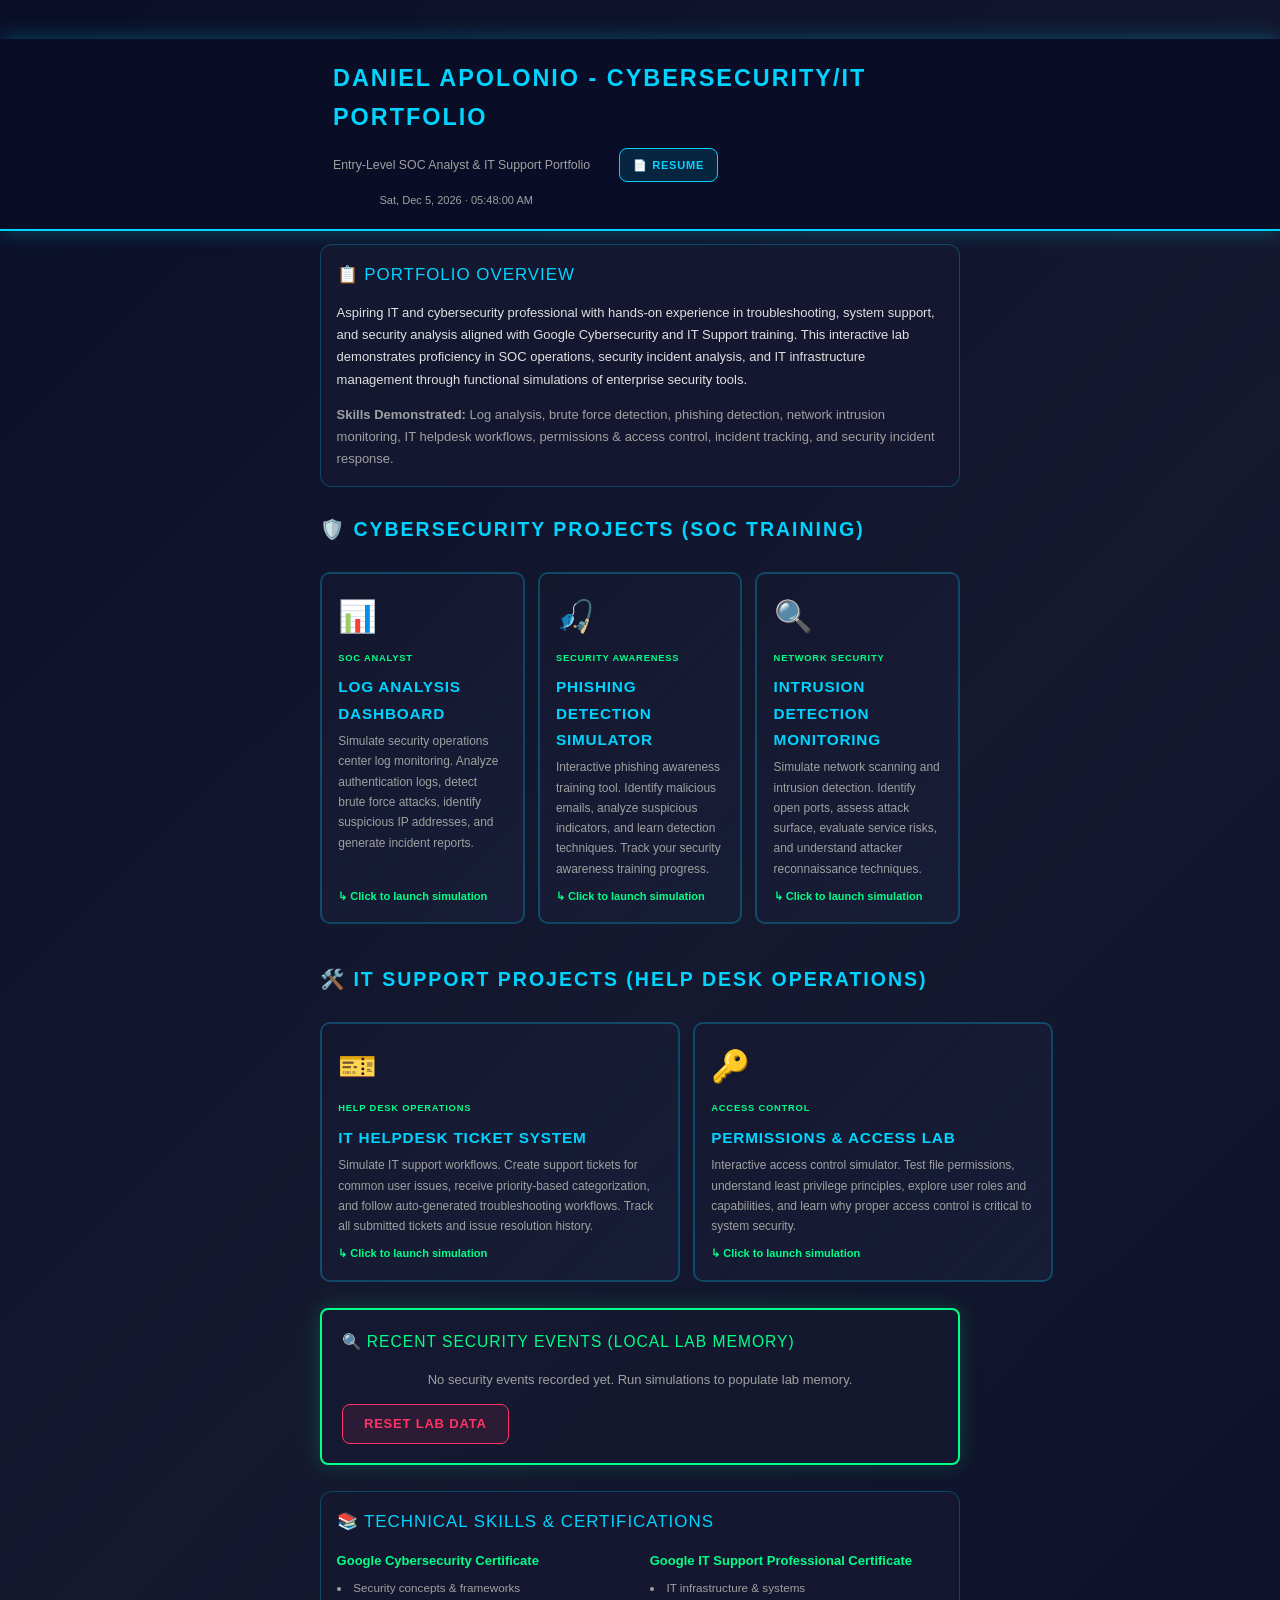
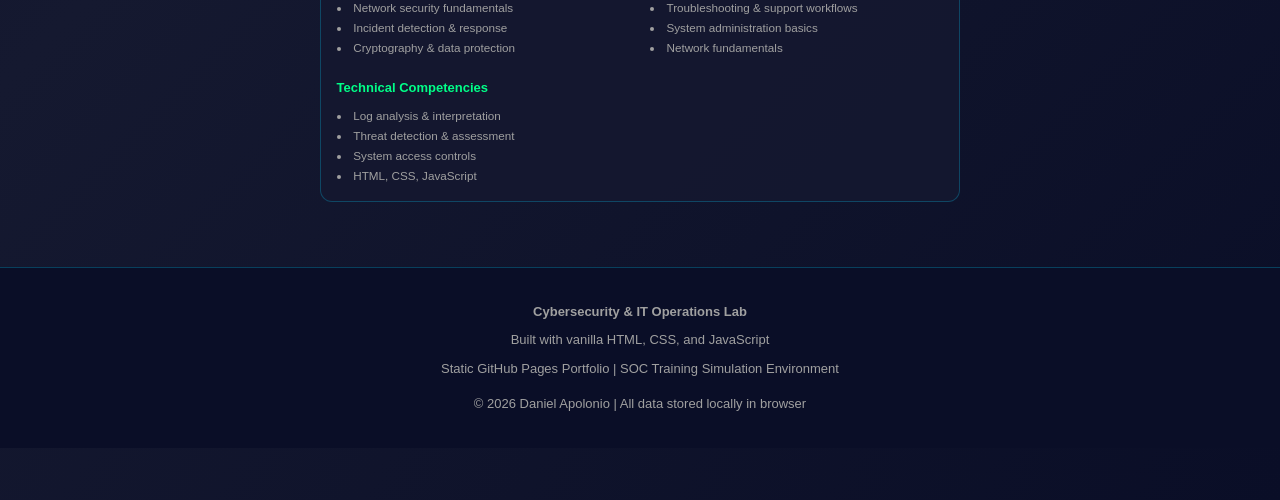
<file: index.html>
<!DOCTYPE html>
<html lang="en">
<head>
  <meta charset="UTF-8">
  <meta name="viewport" content="width=device-width, initial-scale=1.0">
  <title>Daniel Apolonio - Cybersecurity/IT Portfolio</title>
  <link rel="stylesheet" href="style.css">
</head>
<body>
  <!-- HEADER -->
  <header>
    <div class="header-container">
      <div>
        <div class="header-title">Daniel Apolonio - Cybersecurity/IT Portfolio</div>
        <div class="header-subtitle">
          Entry-Level SOC Analyst & IT Support Portfolio
          <span style="margin-left: 2rem;">
            <a href="Resume.pdf" class="btn" style="display: inline-block; padding: 0.5rem 1rem; font-size: 0.85rem; margin-top: 0.3rem;">📄 Resume</a>
          </span>
        </div>
      </div>
      <div class="header-clock" id="page-clock"></div>
    </div>
  </header>

  <!-- MAIN CONTENT -->
  <div class="container">
    <!-- SUMMARY SECTION -->
    <div class="card">
      <div class="card-title">📋 Portfolio Overview</div>
      <p>
        Aspiring IT and cybersecurity professional with hands-on experience in troubleshooting, system support, and security analysis aligned with Google Cybersecurity and IT Support training. This interactive lab demonstrates proficiency in SOC operations, security incident analysis, and IT infrastructure management through functional simulations of enterprise security tools.
      </p>
      <p style="margin-top: 1rem; color: var(--text-secondary);">
        <strong>Skills Demonstrated:</strong> Log analysis, brute force detection, phishing detection, network intrusion monitoring, IT helpdesk workflows, permissions & access control, incident tracking, and security incident response.
      </p>
    </div>

    <!-- CYBERSECURITY SECTION -->
    <div style="margin-top: 2rem;">
      <h2 style="font-size: 1.5rem; color: var(--accent-blue); margin-bottom: 1.5rem; text-transform: uppercase; letter-spacing: 2px;">
        🛡️ Cybersecurity Projects (SOC Training)
      </h2>

      <div class="grid grid-cyber">
        <!-- SOC Log Analysis -->
        <a href="projects/soc-log-analysis.html" class="project-card">
          <div>
            <div class="project-card-icon">📊</div>
            <div class="project-card-category">SOC Analyst</div>
            <div class="project-card-title">Log Analysis Dashboard</div>
            <div class="project-card-description">
              Simulate security operations center log monitoring. Analyze authentication logs, detect brute force attacks, identify suspicious IP addresses, and generate incident reports.
            </div>
          </div>
          <div style="color: var(--accent-green); font-size: 0.85rem; font-weight: 600;">
            ↳ Click to launch simulation
          </div>
        </a>

        <!-- Phishing Detection -->
        <a href="projects/phishing-detection.html" class="project-card">
          <div>
            <div class="project-card-icon">🎣</div>
            <div class="project-card-category">Security Awareness</div>
            <div class="project-card-title">Phishing Detection Simulator</div>
            <div class="project-card-description">
              Interactive phishing awareness training tool. Identify malicious emails, analyze suspicious indicators, and learn detection techniques. Track your security awareness training progress.
            </div>
          </div>
          <div style="color: var(--accent-green); font-size: 0.85rem; font-weight: 600;">
            ↳ Click to launch simulation
          </div>
        </a>

        <!-- Network Intrusion -->
        <a href="projects/network-intrusion.html" class="project-card">
          <div>
            <div class="project-card-icon">🔍</div>
            <div class="project-card-category">Network Security</div>
            <div class="project-card-title">Intrusion Detection Monitoring</div>
            <div class="project-card-description">
              Simulate network scanning and intrusion detection. Identify open ports, assess attack surface, evaluate service risks, and understand attacker reconnaissance techniques.
            </div>
          </div>
          <div style="color: var(--accent-green); font-size: 0.85rem; font-weight: 600;">
            ↳ Click to launch simulation
          </div>
        </a>
      </div>
    </div>

    <!-- IT SUPPORT SECTION -->
    <div style="margin-top: 3rem;">
      <h2 style="font-size: 1.5rem; color: var(--accent-blue); margin-bottom: 1.5rem; text-transform: uppercase; letter-spacing: 2px;">
        🛠️ IT Support Projects (Help Desk Operations)
      </h2>

      <div class="grid grid-it">
        <!-- IT Helpdesk -->
        <a href="projects/it-helpdesk.html" class="project-card">
          <div>
            <div class="project-card-icon">🎫</div>
            <div class="project-card-category">Help Desk Operations</div>
            <div class="project-card-title">IT Helpdesk Ticket System</div>
            <div class="project-card-description">
              Simulate IT support workflows. Create support tickets for common user issues, receive priority-based categorization, and follow auto-generated troubleshooting workflows. Track all submitted tickets and issue resolution history.
            </div>
          </div>
          <div style="color: var(--accent-green); font-size: 0.85rem; font-weight: 600;">
            ↳ Click to launch simulation
          </div>
        </a>

        <!-- Permissions Lab -->
        <a href="projects/permissions-lab.html" class="project-card">
          <div>
            <div class="project-card-icon">🔑</div>
            <div class="project-card-category">Access Control</div>
            <div class="project-card-title">Permissions & Access Lab</div>
            <div class="project-card-description">
              Interactive access control simulator. Test file permissions, understand least privilege principles, explore user roles and capabilities, and learn why proper access control is critical to system security.
            </div>
          </div>
          <div style="color: var(--accent-green); font-size: 0.85rem; font-weight: 600;">
            ↳ Click to launch simulation
          </div>
        </a>
      </div>
    </div>

    <!-- MEMORY PANEL -->
    <div id="memory-panel"></div>

    <!-- INTEGRATIONS PANEL -->
    <div id="integrations-panel" class="card" style="margin-top: 1.5rem; display: none;">
      <div class="card-title">🔗 Integrations Activity</div>
      <div id="integrations-content" style="color: var(--text-secondary);"></div>
    </div>

    <!-- SKILLS SUMMARY -->
    <div style="margin-top: 2rem;">
      <div class="card">
        <div class="card-title">📚 Technical Skills & Certifications</div>
        <div style="display: grid; grid-template-columns: repeat(auto-fit, minmax(250px, 1fr)); gap: 1.5rem; margin-top: 1rem;">
          <div>
            <div style="color: var(--accent-green); font-weight: 600; margin-bottom: 0.5rem;">Google Cybersecurity Certificate</div>
            <ul style="color: var(--text-secondary); font-size: 0.9rem; list-style-position: inside;">
              <li>Security concepts & frameworks</li>
              <li>Network security fundamentals</li>
              <li>Incident detection & response</li>
              <li>Cryptography & data protection</li>
            </ul>
          </div>
          <div>
            <div style="color: var(--accent-green); font-weight: 600; margin-bottom: 0.5rem;">Google IT Support Professional Certificate</div>
            <ul style="color: var(--text-secondary); font-size: 0.9rem; list-style-position: inside;">
              <li>IT infrastructure & systems</li>
              <li>Troubleshooting & support workflows</li>
              <li>System administration basics</li>
              <li>Network fundamentals</li>
            </ul>
          </div>
          <div>
            <div style="color: var(--accent-green); font-weight: 600; margin-bottom: 0.5rem;">Technical Competencies</div>
            <ul style="color: var(--text-secondary); font-size: 0.9rem; list-style-position: inside;">
              <li>Log analysis & interpretation</li>
              <li>Threat detection & assessment</li>
              <li>System access controls</li>
              <li>HTML, CSS, JavaScript</li>
            </ul>
          </div>
        </div>
      </div>
    </div>

  </div>

  <!-- FOOTER -->
  <footer>
    <p><strong>Cybersecurity & IT Operations Lab</strong></p>
    <p>Built with vanilla HTML, CSS, and JavaScript</p>
    <p>Static GitHub Pages Portfolio | SOC Training Simulation Environment</p>
    <p style="margin-top: 1rem; color: var(--text-secondary);">© 2026 Daniel Apolonio | All data stored locally in browser</p>
  </footer>

  <script src="script.js"></script>
</body>
</html>
</file>
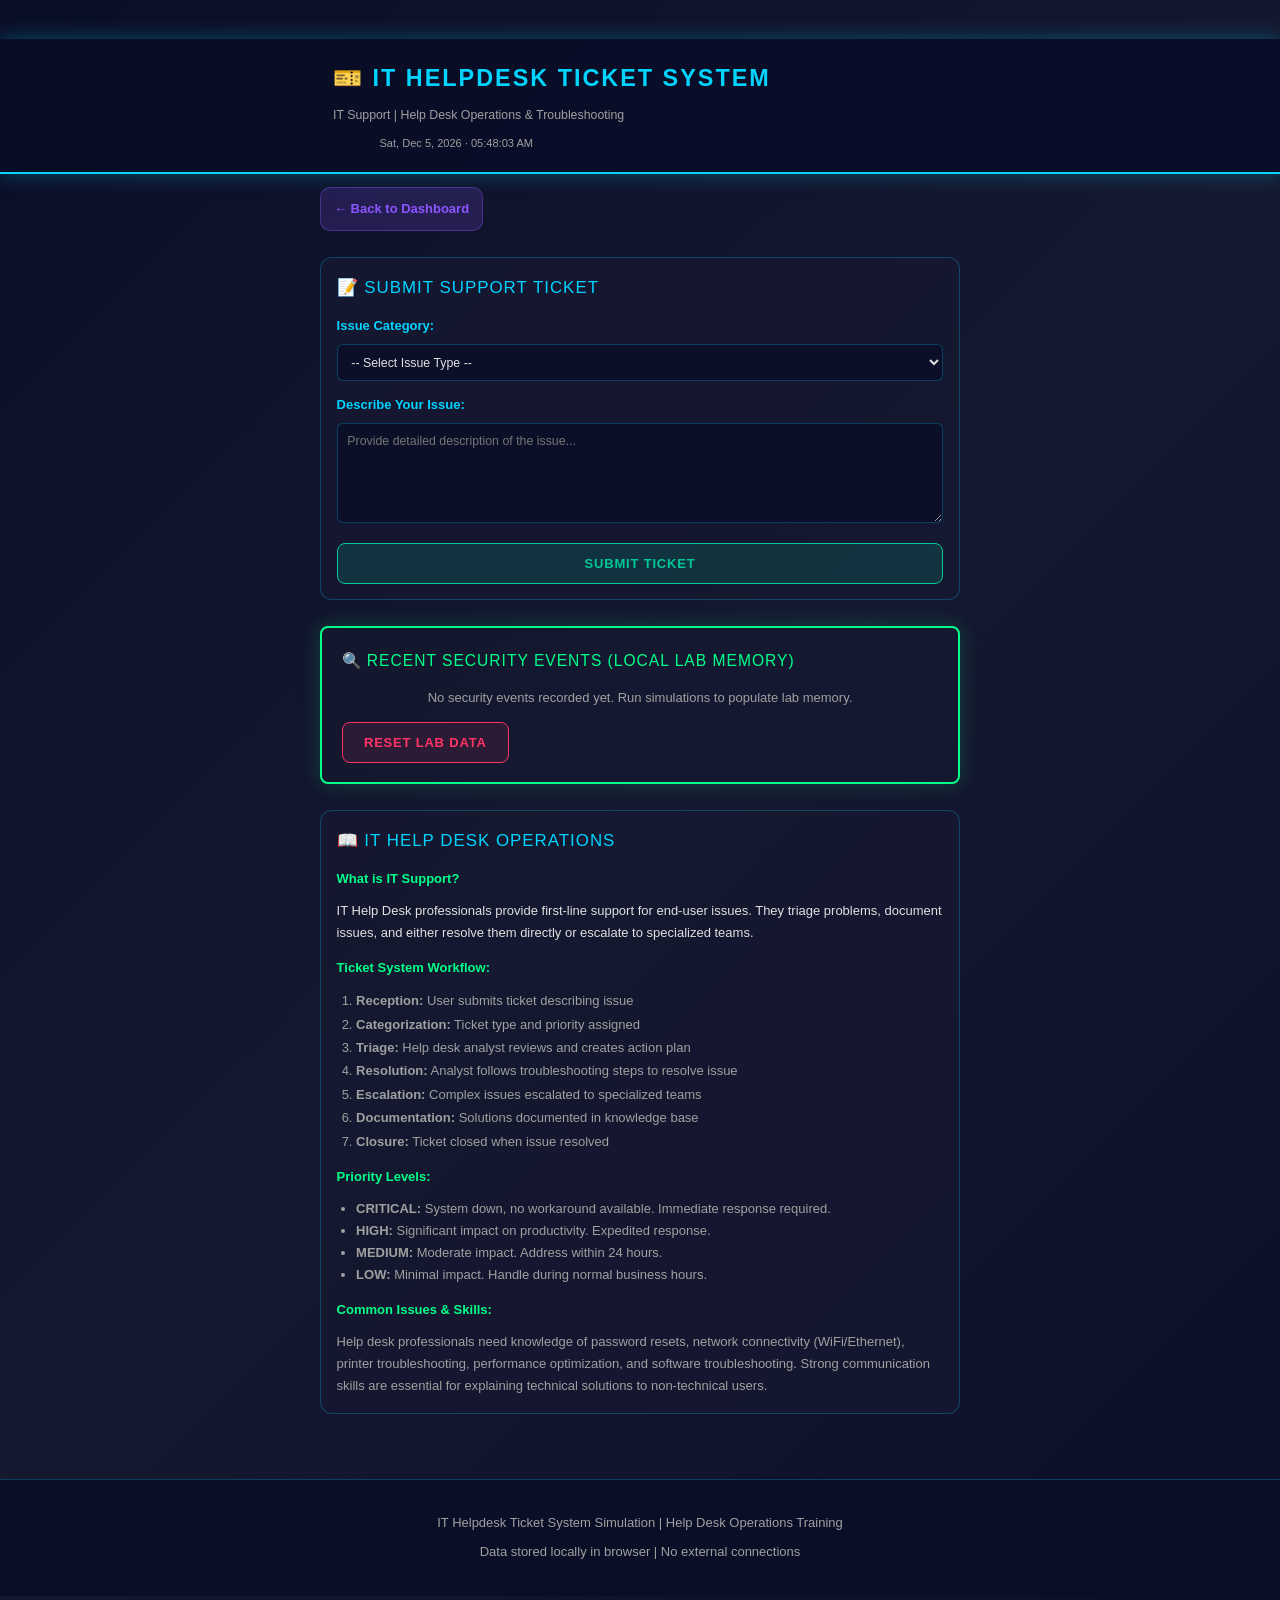
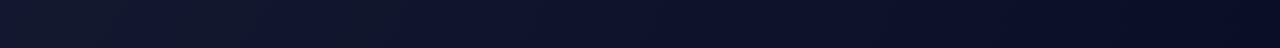
<file: projects/it-helpdesk.html>
<!DOCTYPE html>
<html lang="en">
<head>
  <meta charset="UTF-8">
  <meta name="viewport" content="width=device-width, initial-scale=1.0">
  <title>IT Helpdesk Ticket System - Cybersecurity Lab</title>
  <link rel="stylesheet" href="../style.css">
</head>
<body>
  <!-- HEADER -->
  <header>
    <div class="header-container">
      <div>
        <div class="header-title">🎫 IT Helpdesk Ticket System</div>
        <div class="header-subtitle">IT Support | Help Desk Operations & Troubleshooting</div>
      </div>
      <div class="header-clock" id="page-clock"></div>
    </div>
  </header>

  <!-- MAIN CONTENT -->
  <div class="container">
    <a href="../" class="back-link">← Back to Dashboard</a>

    <!-- TICKET SUBMISSION FORM -->
    <div class="card">
      <div class="card-title">📝 Submit Support Ticket</div>
      
      <div>
        <label style="color: var(--accent-blue); font-weight: 600; display: block; margin-bottom: 0.5rem;">Issue Category:</label>
        <select id="issue-type" style="margin-bottom: 1rem;">
          <option value="">-- Select Issue Type --</option>
          <option value="password_reset">🔑 Password Reset</option>
          <option value="wifi_issue">📡 WiFi Not Working</option>
          <option value="printer_issue">🖨️ Printer Issue</option>
          <option value="slow_computer">⚙️ Slow Computer</option>
          <option value="software_issue">💾 Software Issue</option>
        </select>

        <label style="color: var(--accent-blue); font-weight: 600; display: block; margin-bottom: 0.5rem;">Describe Your Issue:</label>
        <textarea id="description" placeholder="Provide detailed description of the issue..." style="min-height: 100px; margin-bottom: 1rem;"></textarea>

        <button class="btn btn-submit-ticket" onclick="submitTicket()" style="width: 100%;">Submit Ticket</button>
      </div>
    </div>

    <!-- CONFIRMATION -->
    <div id="confirmation-section" class="card" style="display: none;">
      <div class="card-title">✓ Ticket Created</div>
      <div class="alert alert-success">
        <strong>Ticket ID:</strong> <span id="ticket-id" style="font-family: monospace; font-weight: 700;"></span>
      </div>

      <div style="background: rgba(0, 212, 255, 0.1); padding: 1rem; border-radius: 6px; border-left: 3px solid var(--accent-blue); margin-bottom: 1rem;">
        <div style="color: var(--text-secondary); font-size: 0.8rem; text-transform: uppercase; margin-bottom: 0.25rem;">Priority</div>
        <div style="color: var(--accent-blue); font-weight: 700; font-size: 1.1rem;" id="priority-display">-</div>
      </div>

      <div>
        <h3 style="color: var(--accent-blue); margin-bottom: 1rem;">Troubleshooting Steps:</h3>
        <ol id="troubleshooting-steps" style="margin-left: 1.5rem; color: var(--text-secondary); line-height: 1.8;">
        </ol>
      </div>

      <div id="resolution-status" style="display: none; margin-top: 1rem;">
        <div class="alert alert-success" id="resolution-alert">
          <strong>✓ Ticket Resolved</strong><br>
          <span id="resolution-summary"></span>
        </div>
      </div>

      <button class="btn btn-resolve-ticket" onclick="showResolutionForm()" style="width: 100%; margin-top: 1rem;">Resolve Ticket</button>
      <div id="resolution-panel" style="display: none; margin-top: 1rem; padding: 1rem; background: rgba(0, 255, 136, 0.08); border-radius: 8px; border: 1px solid var(--accent-green);">
        <label style="color: var(--accent-blue); font-weight: 700; display: block; margin-bottom: 0.5rem;">Resolution Notes:</label>
        <textarea id="resolution-notes" placeholder="Document the resolution steps taken..." style="width: 100%; min-height: 100px; margin-bottom: 0.75rem;"></textarea>
        <button class="btn btn-save-resolution" onclick="saveTicketResolution()" style="width: 100%;">Save Resolution</button>
      </div>

      <button class="btn btn-create-another" onclick="resetForm()" style="width: 100%; margin-top: 1rem;">Create Another Ticket</button>
      <button class="btn btn-servicenow" onclick="pushCurrentTicketToServiceNow()" style="width: 100%; margin-top: 0.5rem;">Create ServiceNow Incident</button>
    </div>

    <!-- TICKET HISTORY -->
    <div class="card" id="history-section" style="display: none;">
      <div class="card-title">📋 Ticket History</div>
      <p style="color: var(--text-secondary); margin-bottom: 1rem;">
        Total tickets submitted: <strong style="color: var(--accent-blue);" id="ticket-count">0</strong>
      </p>
      <div id="history-resolution-panel" style="display: none; margin-bottom: 1rem; padding: 1rem; background: rgba(0, 255, 136, 0.08); border-radius: 8px; border: 1px solid var(--accent-green);">
        <label style="color: var(--accent-blue); font-weight: 700; display: block; margin-bottom: 0.5rem;">Resolution Notes:</label>
        <textarea id="history-resolution-notes" placeholder="Document the resolution steps taken when resolving this ticket..." style="width: 100%; min-height: 100px; margin-bottom: 0.75rem;"></textarea>
        <div style="display:flex; gap:0.5rem; flex-wrap: wrap;">
          <button class="btn btn-save-resolution" onclick="saveTicketResolution()" style="flex:1; min-width: 180px;">Save Resolution</button>
          <button class="btn btn-clear-results" onclick="cancelHistoryResolution()" style="flex:1; min-width: 180px;">Cancel</button>
        </div>
      </div>
      <div style="max-height: 400px; overflow-y: auto;">
        <table>
          <thead>
            <tr>
              <th>Ticket ID</th>
              <th>Category</th>
              <th>Priority</th>
              <th>Created</th>
              <th>Status</th>
              <th>Action</th>
            </tr>
          </thead>
          <tbody id="history-table">
          </tbody>
        </table>
      </div>
      <button class="btn btn-clear-history" onclick="clearHistory()" style="margin-top: 1rem;">Clear History</button>
    </div>

    <!-- MEMORY PANEL -->
    <div id="memory-panel"></div>

    <!-- EDUCATIONAL INFO -->
    <div class="card">
      <div class="card-title">📖 IT Help Desk Operations</div>

      <h3 style="color: var(--accent-green); margin: 0 0 0.75rem 0; font-size: 1rem;">What is IT Support?</h3>
      <p>
        IT Help Desk professionals provide first-line support for end-user issues. They triage problems, 
        document issues, and either resolve them directly or escalate to specialized teams.
      </p>

      <h3 style="color: var(--accent-green); margin: 1rem 0 0.75rem 0; font-size: 1rem;">Ticket System Workflow:</h3>
      <ol style="margin-left: 1.5rem; color: var(--text-secondary); line-height: 1.8;">
        <li><strong>Reception:</strong> User submits ticket describing issue</li>
        <li><strong>Categorization:</strong> Ticket type and priority assigned</li>
        <li><strong>Triage:</strong> Help desk analyst reviews and creates action plan</li>
        <li><strong>Resolution:</strong> Analyst follows troubleshooting steps to resolve issue</li>
        <li><strong>Escalation:</strong> Complex issues escalated to specialized teams</li>
        <li><strong>Documentation:</strong> Solutions documented in knowledge base</li>
        <li><strong>Closure:</strong> Ticket closed when issue resolved</li>
      </ol>

      <h3 style="color: var(--accent-green); margin: 1rem 0 0.75rem 0; font-size: 1rem;">Priority Levels:</h3>
      <ul style="margin-left: 1.5rem; color: var(--text-secondary);">
        <li><strong>CRITICAL:</strong> System down, no workaround available. Immediate response required.</li>
        <li><strong>HIGH:</strong> Significant impact on productivity. Expedited response.</li>
        <li><strong>MEDIUM:</strong> Moderate impact. Address within 24 hours.</li>
        <li><strong>LOW:</strong> Minimal impact. Handle during normal business hours.</li>
      </ul>

      <h3 style="color: var(--accent-green); margin: 1rem 0 0.75rem 0; font-size: 1rem;">Common Issues & Skills:</h3>
      <p style="color: var(--text-secondary);">
        Help desk professionals need knowledge of password resets, network connectivity (WiFi/Ethernet), 
        printer troubleshooting, performance optimization, and software troubleshooting. Strong communication 
        skills are essential for explaining technical solutions to non-technical users.
      </p>
    </div>

  </div>

  <!-- FOOTER -->
  <footer>
    <p>IT Helpdesk Ticket System Simulation | Help Desk Operations Training</p>
    <p>Data stored locally in browser | No external connections</p>
  </footer>

  <script src="../script.js"></script>
  <script>
    const ticketSystem = new TicketSystem();
    let ticketHistory = labMemory.get('helpdesk_tickets') || [];

    function submitTicket() {
      const issueType = document.getElementById('issue-type').value;
      const description = document.getElementById('description').value.trim();

      if (!issueType || !description) {
        alert('Please select an issue type and provide a description.');
        return;
      }

      // Create ticket
      const ticket = ticketSystem.createTicket(issueType, description);

      // Save to history
      ticketHistory.push(ticket);
      labMemory.set('helpdesk_tickets', ticketHistory);

      // Display confirmation
      displayConfirmation(ticket);

      // Update memory panel
      addMemoryEvent('HELPDESK_TICKET', `Ticket ${ticket.ticketId} created: ${issueType} (Priority: ${ticket.priority})`);

      // Update history display
      updateHistoryDisplay();
    }

    function displayConfirmation(ticket) {
      document.getElementById('issue-type').style.display = 'none';
      document.getElementById('description').parentElement.style.display = 'none';
      document.querySelector('.card > div > button').style.display = 'none';

      document.getElementById('ticket-id').textContent = ticket.ticketId;
      document.getElementById('priority-display').textContent = ticket.priority;

      const stepsHtml = ticket.troubleshootingSteps.map((step, i) => 
        `<li>${step}</li>`
      ).join('');
      document.getElementById('troubleshooting-steps').innerHTML = stepsHtml;

      document.getElementById('confirmation-section').style.display = 'block';
      window.lastCreatedTicket = ticket;
    }

    function resetForm() {
      document.getElementById('issue-type').value = '';
      document.getElementById('description').value = '';
      document.getElementById('resolution-notes').value = '';
      document.getElementById('issue-type').style.display = 'block';
      document.getElementById('description').parentElement.style.display = 'block';
      document.querySelector('.card > div > button').style.display = 'block';
      document.getElementById('confirmation-section').style.display = 'none';
      document.getElementById('resolution-panel').style.display = 'none';
      document.getElementById('resolution-status').style.display = 'none';
      window.lastCreatedTicket = null;
    }

    function showResolutionForm(ticketId) {
      document.getElementById('resolution-panel').style.display = 'none';
      document.getElementById('history-resolution-panel').style.display = 'none';
      document.getElementById('history-resolution-notes').value = '';
      window.ticketBeingResolved = null;

      if (ticketId) {
        const ticket = ticketHistory.find(t => t.ticketId === ticketId);
        if (!ticket) return alert('Unable to locate the ticket.');
        if (ticket.status === 'RESOLVED') return alert('This ticket is already resolved.');

        window.ticketBeingResolved = ticketId;
        document.getElementById('history-resolution-panel').style.display = 'block';
        document.getElementById('history-resolution-panel').scrollIntoView({ behavior: 'smooth', block: 'start' });
        return;
      }

      if (!window.lastCreatedTicket) {
        return alert('Create a ticket before resolving it.');
      }

      document.getElementById('resolution-panel').style.display = 'block';
      document.getElementById('resolution-panel').scrollIntoView({ behavior: 'smooth', block: 'start' });
    }

    function saveTicketResolution() {
      const notes = window.ticketBeingResolved
        ? document.getElementById('history-resolution-notes').value.trim()
        : document.getElementById('resolution-notes').value.trim();

      if (!notes) {
        return alert('Please document the resolution details before saving.');
      }

      const ticketId = window.ticketBeingResolved || (window.lastCreatedTicket && window.lastCreatedTicket.ticketId);
      if (!ticketId) {
        return alert('No ticket selected for resolution.');
      }

      const ticket = ticketHistory.find(t => t.ticketId === ticketId);
      if (!ticket) {
        return alert('Unable to locate the ticket.');
      }

      ticket.status = 'RESOLVED';
      ticket.resolution = notes;
      ticket.resolvedAt = new Date().toISOString();
      labMemory.set('helpdesk_tickets', ticketHistory);
      addMemoryEvent('HELPDESK_RESOLVE', `Ticket ${ticket.ticketId} resolved`);
      updateHistoryDisplay();

      if (window.ticketBeingResolved) {
        document.getElementById('history-resolution-panel').style.display = 'none';
        window.ticketBeingResolved = null;
        alert(`Ticket ${ticket.ticketId} resolved and notes saved.`);
      } else {
        document.getElementById('resolution-status').style.display = 'block';
        document.getElementById('resolution-summary').textContent = `${ticket.ticketId} marked RESOLVED. Resolution notes saved.`;
        document.getElementById('resolution-panel').style.display = 'none';
      }
    }

    function cancelHistoryResolution() {
      window.ticketBeingResolved = null;
      document.getElementById('history-resolution-panel').style.display = 'none';
      document.getElementById('history-resolution-notes').value = '';
    }

    function updateHistoryDisplay() {
      if (ticketHistory.length === 0) {
        document.getElementById('history-section').style.display = 'none';
        return;
      }

      document.getElementById('history-section').style.display = 'block';
      document.getElementById('ticket-count').textContent = ticketHistory.length;

      const tbody = document.getElementById('history-table');
      tbody.innerHTML = ticketHistory.map(ticket => `
        <tr>
          <td style="font-family: monospace; color: var(--accent-blue); font-weight: 600;">${ticket.ticketId}</td>
          <td>${getCategoryLabel(ticket.issueType)}</td>
          <td><span class="status-badge ${getPriorityClass(ticket.priority)}">${ticket.priority}</span></td>
          <td><small>${formatTimestamp(ticket.createdAt)}</small></td>
          <td><span class="status-badge ${getStatusClass(ticket.status)}">${ticket.status}</span></td>
          <td style="display:flex; gap:0.5rem; flex-wrap: wrap;">
            ${ticket.status === 'OPEN' ? `<button class="btn btn-resolve-ticket" onclick="showResolutionForm('${ticket.ticketId}')">Resolve</button>` : ''}
            <button class="btn btn-danger" onclick="removeTicket('${ticket.ticketId}')">Remove</button>
          </td>
        </tr>
      `).join('');
    }

    function getStatusClass(status) {
      switch (status) {
        case 'RESOLVED': return 'status-success';
        case 'OPEN': return 'status-info';
        default: return 'status-info';
      }
    }

    function getCategoryLabel(type) {
      const labels = {
        'password_reset': '🔑 Password Reset',
        'wifi_issue': '📡 WiFi Issue',
        'printer_issue': '🖨️ Printer Issue',
        'slow_computer': '⚙️ Performance',
        'software_issue': '💾 Software'
      };
      return labels[type] || type;
    }

    function getPriorityClass(priority) {
      switch(priority) {
        case 'CRITICAL': return 'status-danger';
        case 'HIGH': return 'status-warning';
        case 'MEDIUM': return 'status-info';
        case 'LOW': return 'status-success';
        default: return 'status-info';
      }
    }

    function clearHistory() {
      if (confirm('Clear all tickets?')) {
        ticketHistory = [];
        labMemory.set('helpdesk_tickets', ticketHistory);
        document.getElementById('history-section').style.display = 'none';
        resetForm();
        addMemoryEvent('HELPDESK_CLEAR', 'All tickets cleared');
      }
    }

    function resolveTicketFromHistory(ticketId) {
      const ticket = ticketHistory.find(t => t.ticketId === ticketId);
      if (!ticket) return;
      if (ticket.status === 'RESOLVED') return;

      if (!confirm(`Resolve ticket ${ticket.ticketId}?`)) {
        return;
      }

      ticket.status = 'RESOLVED';
      ticket.resolution = 'Resolved from ticket history';
      ticket.resolvedAt = new Date().toISOString();
      labMemory.set('helpdesk_tickets', ticketHistory);
      addMemoryEvent('HELPDESK_RESOLVE', `Ticket ${ticket.ticketId} resolved from history`);
      updateHistoryDisplay();
    }

    function removeTicket(ticketId) {
      if (!confirm(`Remove ticket ${ticketId}? This action cannot be undone.`)) return;
      ticketHistory = ticketHistory.filter(ticket => ticket.ticketId !== ticketId);
      labMemory.set('helpdesk_tickets', ticketHistory);
      if (window.lastCreatedTicket && window.lastCreatedTicket.ticketId === ticketId) {
        window.lastCreatedTicket = null;
      }
      addMemoryEvent('HELPDESK_REMOVE', `Ticket ${ticketId} removed from history`);
      updateHistoryDisplay();
    }

    function pushCurrentTicketToServiceNow() {
      if (!window.lastCreatedTicket) return alert('No ticket to push. Create a ticket first.');
      const incident = {
        short_description: `Helpdesk: ${getCategoryLabel(window.lastCreatedTicket.issueType)} - ${window.lastCreatedTicket.ticketId}`,
        details: window.lastCreatedTicket,
        source: 'Helpdesk'
      };
      simulateServiceNowTicket(incident);
    }

    // Initialize
    updateHistoryDisplay();
  </script>
</body>
</html>
</file>
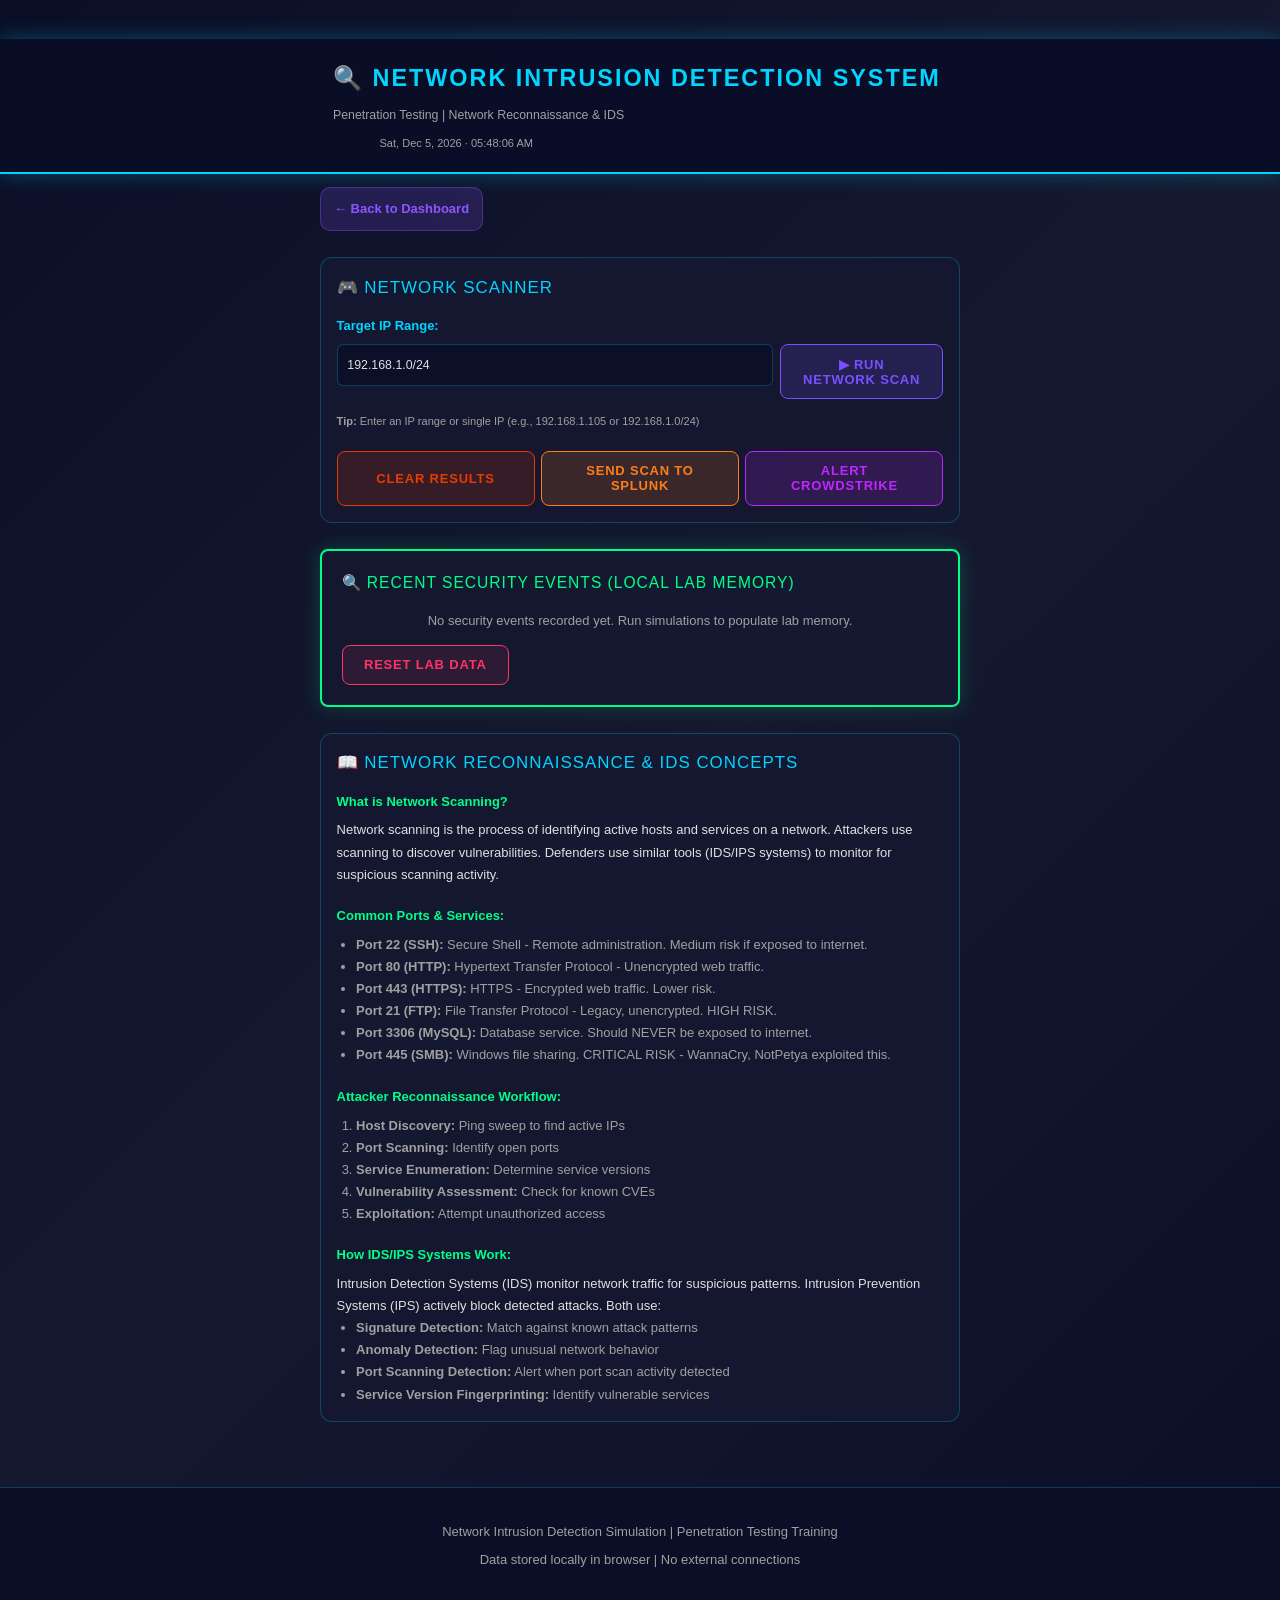
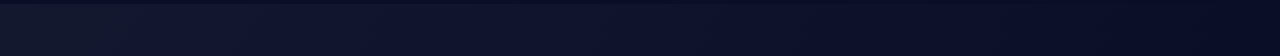
<file: projects/network-intrusion.html>
<!DOCTYPE html>
<html lang="en">
<head>
  <meta charset="UTF-8">
  <meta name="viewport" content="width=device-width, initial-scale=1.0">
  <title>Network Intrusion Detection - Cybersecurity Lab</title>
  <link rel="stylesheet" href="../style.css">
</head>
<body>
  <!-- HEADER -->
  <header>
    <div class="header-container">
      <div>
        <div class="header-title">🔍 Network Intrusion Detection System</div>
        <div class="header-subtitle">Penetration Testing | Network Reconnaissance & IDS</div>
      </div>
      <div class="header-clock" id="page-clock"></div>
    </div>
  </header>

  <!-- MAIN CONTENT -->
  <div class="container">
    <a href="../" class="back-link">← Back to Dashboard</a>

    <!-- CONTROLS SECTION -->
    <div class="card">
      <div class="card-title">🎮 Network Scanner</div>
      <div style="margin-bottom: 1.5rem;">
        <label style="color: var(--accent-blue); font-weight: 600; display: block; margin-bottom: 0.5rem;">Target IP Range:</label>
        <div style="display: flex; gap: 0.5rem; margin-bottom: 1rem;">
          <input type="text" id="ip-input" value="192.168.1.0/24" style="flex-grow: 1;">
          <button class="btn btn-run-scan" onclick="runScan()">▶ Run Network Scan</button>
        </div>
        <p style="color: var(--text-secondary); font-size: 0.85rem;">
          <strong>Tip:</strong> Enter an IP range or single IP (e.g., 192.168.1.105 or 192.168.1.0/24)
        </p>
      </div>
      <div style="display:flex; gap:0.5rem;">
          <button class="btn btn-clear-results" onclick="clearScan()" style="flex:1">Clear Results</button>
          <button class="btn btn-splunk-scan" onclick="sendScanToSplunk()" style="flex:1">Send Scan to Splunk</button>
          <button class="btn btn-crowdstrike" onclick="alertCrowdStrike()" style="flex:1">Alert CrowdStrike</button>
        </div>
    </div>

    <!-- SCAN RESULTS -->
    <div class="card" id="results-section" style="display: none;">
      <div class="card-title">📊 Scan Results</div>

      <!-- Summary -->
      <div style="margin-bottom: 1.5rem; padding: 1rem; background: rgba(0, 212, 255, 0.1); border-radius: 6px; border-left: 3px solid var(--accent-blue);">
        <div style="display: grid; grid-template-columns: repeat(auto-fit, minmax(150px, 1fr)); gap: 1rem;">
          <div>
            <div style="color: var(--text-secondary); font-size: 0.8rem; text-transform: uppercase;">Target Network</div>
            <div style="color: var(--accent-blue); font-weight: 700;" id="target-network">-</div>
          </div>
          <div>
            <div style="color: var(--text-secondary); font-size: 0.8rem; text-transform: uppercase;">Open Ports</div>
            <div style="color: var(--accent-green); font-weight: 700;" id="open-ports">0</div>
          </div>
          <div>
            <div style="color: var(--text-secondary); font-size: 0.8rem; text-transform: uppercase;">High Risk Services</div>
            <div style="color: var(--accent-red); font-weight: 700;" id="high-risk">0</div>
          </div>
          <div>
            <div style="color: var(--text-secondary); font-size: 0.8rem; text-transform: uppercase;">Attack Surface</div>
            <div style="color: var(--accent-yellow); font-weight: 700;" id="attack-surface">-</div>
          </div>
              <div style="margin-top: 0.75rem; display:flex; gap:0.5rem;">
                <button class="btn btn-splunk-scan" onclick="sendScanToSplunk()">Send Scan to Splunk</button>
                <button class="btn btn-alert-crowdstrike" onclick="alertCrowdStrike()">Alert CrowdStrike</button>
              </div>
        </div>
      </div>

      <!-- Risk Assessment -->
      <div id="risk-alert" style="margin-bottom: 1rem;">
        <!-- Risk alerts will appear here -->
      </div>

      <!-- Port Details -->
      <h3 style="color: var(--accent-blue); margin: 1.5rem 0 1rem 0; font-size: 1.1rem;">Open Network Services</h3>
      <table>
        <thead>
          <tr>
            <th>Port</th>
            <th>Service</th>
            <th>Status</th>
            <th>Risk Level</th>
            <th>Security Note</th>
          </tr>
        </thead>
        <tbody id="ports-table">
        </tbody>
      </table>

      <!-- Recommendations -->
      <div style="margin-top: 1.5rem; padding: 1rem; background: rgba(0, 255, 136, 0.1); border-radius: 6px; border-left: 3px solid var(--accent-green);">
        <h3 style="color: var(--accent-green); margin-bottom: 0.75rem;">📋 Recommendations</h3>
        <ul id="recommendations" style="color: var(--text-secondary); margin-left: 1.5rem;">
        </ul>
      </div>
    </div>

    <!-- MEMORY PANEL -->
    <div id="memory-panel"></div>

    <!-- EDUCATIONAL INFO -->
    <div class="card">
      <div class="card-title">📖 Network Reconnaissance & IDS Concepts</div>

      <h3 style="color: var(--accent-green); margin: 1rem 0 0.5rem 0; font-size: 1rem;">What is Network Scanning?</h3>
      <p>
        Network scanning is the process of identifying active hosts and services on a network. 
        Attackers use scanning to discover vulnerabilities. Defenders use similar tools (IDS/IPS systems) to monitor for suspicious scanning activity.
      </p>

      <h3 style="color: var(--accent-green); margin: 1.5rem 0 0.5rem 0; font-size: 1rem;">Common Ports & Services:</h3>
      <ul style="margin-left: 1.5rem; color: var(--text-secondary);">
        <li><strong>Port 22 (SSH):</strong> Secure Shell - Remote administration. Medium risk if exposed to internet.</li>
        <li><strong>Port 80 (HTTP):</strong> Hypertext Transfer Protocol - Unencrypted web traffic.</li>
        <li><strong>Port 443 (HTTPS):</strong> HTTPS - Encrypted web traffic. Lower risk.</li>
        <li><strong>Port 21 (FTP):</strong> File Transfer Protocol - Legacy, unencrypted. HIGH RISK.</li>
        <li><strong>Port 3306 (MySQL):</strong> Database service. Should NEVER be exposed to internet.</li>
        <li><strong>Port 445 (SMB):</strong> Windows file sharing. CRITICAL RISK - WannaCry, NotPetya exploited this.</li>
      </ul>

      <h3 style="color: var(--accent-green); margin: 1.5rem 0 0.5rem 0; font-size: 1rem;">Attacker Reconnaissance Workflow:</h3>
      <ol style="margin-left: 1.5rem; color: var(--text-secondary);">
        <li><strong>Host Discovery:</strong> Ping sweep to find active IPs</li>
        <li><strong>Port Scanning:</strong> Identify open ports</li>
        <li><strong>Service Enumeration:</strong> Determine service versions</li>
        <li><strong>Vulnerability Assessment:</strong> Check for known CVEs</li>
        <li><strong>Exploitation:</strong> Attempt unauthorized access</li>
      </ol>

      <h3 style="color: var(--accent-green); margin: 1.5rem 0 0.5rem 0; font-size: 1rem;">How IDS/IPS Systems Work:</h3>
      <p>
        Intrusion Detection Systems (IDS) monitor network traffic for suspicious patterns. 
        Intrusion Prevention Systems (IPS) actively block detected attacks. Both use:
      </p>
      <ul style="margin-left: 1.5rem; color: var(--text-secondary);">
        <li><strong>Signature Detection:</strong> Match against known attack patterns</li>
        <li><strong>Anomaly Detection:</strong> Flag unusual network behavior</li>
        <li><strong>Port Scanning Detection:</strong> Alert when port scan activity detected</li>
        <li><strong>Service Version Fingerprinting:</strong> Identify vulnerable services</li>
      </ul>
    </div>

  </div>

  <!-- FOOTER -->
  <footer>
    <p>Network Intrusion Detection Simulation | Penetration Testing Training</p>
    <p>Data stored locally in browser | No external connections</p>
  </footer>

  <script src="../script.js"></script>
  <script>
    const scanner = new NetworkScanner();

    function runScan() {
      const ipInput = document.getElementById('ip-input').value.trim();
      if (!ipInput) {
        alert('Please enter an IP range');
        return;
      }

      const scanResults = scanner.scanNetwork(ipInput);
      displayResults(scanResults);

      // Save to memory
      labMemory.append('network_scans', {
        ipRange: ipInput,
        results: scanResults
      });

      addMemoryEvent('NETWORK_SCAN', `Scanned ${ipInput}: ${scanResults.openPorts.length} open ports, Risk: ${scanResults.riskySummary.recommendation}`);
    }

    function displayResults(results) {
      const section = document.getElementById('results-section');
      section.style.display = 'block';

      // Update summary
      document.getElementById('target-network').textContent = results.ipRange;
      document.getElementById('open-ports').textContent = results.openPorts.length;
      document.getElementById('high-risk').textContent = results.openPorts.filter(p => p.risk === 'HIGH' || p.risk === 'CRITICAL').length;
      document.getElementById('attack-surface').textContent = results.riskySummary.attackSurface;

      // Risk alert
      const riskDiv = document.getElementById('risk-alert');
      if (results.riskySummary.criticalPorts > 0) {
        riskDiv.innerHTML = `
          <div class="alert alert-danger">
            <strong>⚠️ CRITICAL VULNERABILITIES DETECTED</strong><br>
            ${results.riskySummary.criticalPorts} CRITICAL risk service(s) exposed. Immediate remediation required.
          </div>
        `;
      } else if (results.riskySummary.highRiskPorts > 2) {
        riskDiv.innerHTML = `
          <div class="alert alert-warning">
            <strong>⚠️ HIGH RISK EXPOSURE</strong><br>
            ${results.riskySummary.highRiskPorts} HIGH risk services detected. Review and harden configuration.
          </div>
        `;
      } else {
        riskDiv.innerHTML = `
          <div class="alert alert-info">
            <strong>✓ MODERATE EXPOSURE</strong><br>
            Network exposure is at acceptable levels. Continue monitoring.
          </div>
        `;
      }

      // Port table
      const tbody = document.getElementById('ports-table');
      tbody.innerHTML = results.openPorts.map(port => {
        const riskClass = port.risk === 'CRITICAL' ? 'status-danger' : port.risk === 'HIGH' ? 'status-warning' : 'status-info';
        const note = getPortNote(port.number);

        return `
          <tr>
            <td style="font-family: monospace; font-weight: 600;">${port.number}</td>
            <td>${port.service}</td>
            <td><span class="status-badge ${port.status === 'OPEN' ? 'status-success' : 'status-info'}">${port.status}</span></td>
            <td><span class="status-badge ${riskClass}">${port.risk}</span></td>
            <td style="font-size: 0.9rem;">${note}</td>
          </tr>
        `;
      }).join('');

      // Recommendations
      const recDiv = document.getElementById('recommendations');
      const recs = generateRecommendations(results.openPorts);
      recDiv.innerHTML = recs.map(rec => `<li>${rec}</li>`).join('');
    }

    function getPortNote(port) {
      const notes = {
        22: 'SSH exposed - restrict to VPN/bastion hosts only',
        80: 'HTTP - redirect to HTTPS, consider disabling',
        443: 'HTTPS - standard web port, acceptable exposure',
        21: 'FTP LEGACY - disable immediately, use SFTP instead',
        3306: 'MySQL exposed - CRITICAL, should never be on internet',
        445: 'SMB exposed - CRITICAL vulnerability, major attack vector'
      };
      return notes[port] || 'Monitor for abuse';
    }

    function generateRecommendations(ports) {
      const recs = [
        '🔒 Implement firewall rules to restrict unnecessary port exposure',
        '🔒 Disable services not in use (especially FTP, SMB on internet-facing systems)',
        '🔒 Use VPN or bastion host for remote administration access',
        '🔒 Enable network IDS/IPS to detect scanning and exploitation attempts',
        '🔒 Keep services patched to latest security updates'
      ];

      const criticalPorts = ports.filter(p => p.risk === 'CRITICAL');
      if (criticalPorts.length > 0) {
        recs.unshift('🚨 IMMEDIATE: ' + criticalPorts.map(p => `Disable port ${p.number} (${p.service})`).join(', '));
      }

      return recs;
    }

    function clearScan() {
      document.getElementById('results-section').style.display = 'none';
      document.getElementById('ip-input').value = '192.168.1.0/24';
    }

      function sendScanToSplunk() {
        const ipInput = document.getElementById('ip-input').value.trim();
        const scanResults = scanner.scanNetwork(ipInput);
        simulateSplunkIngest('network_scan', scanResults);
      }

      function alertCrowdStrike() {
        const ipInput = document.getElementById('ip-input').value.trim();
        const scanResults = scanner.scanNetwork(ipInput);
        simulateCrowdStrikeAlert('network_scan', scanResults.riskySummary);
      }
  </script>
</body>
</html>
</file>
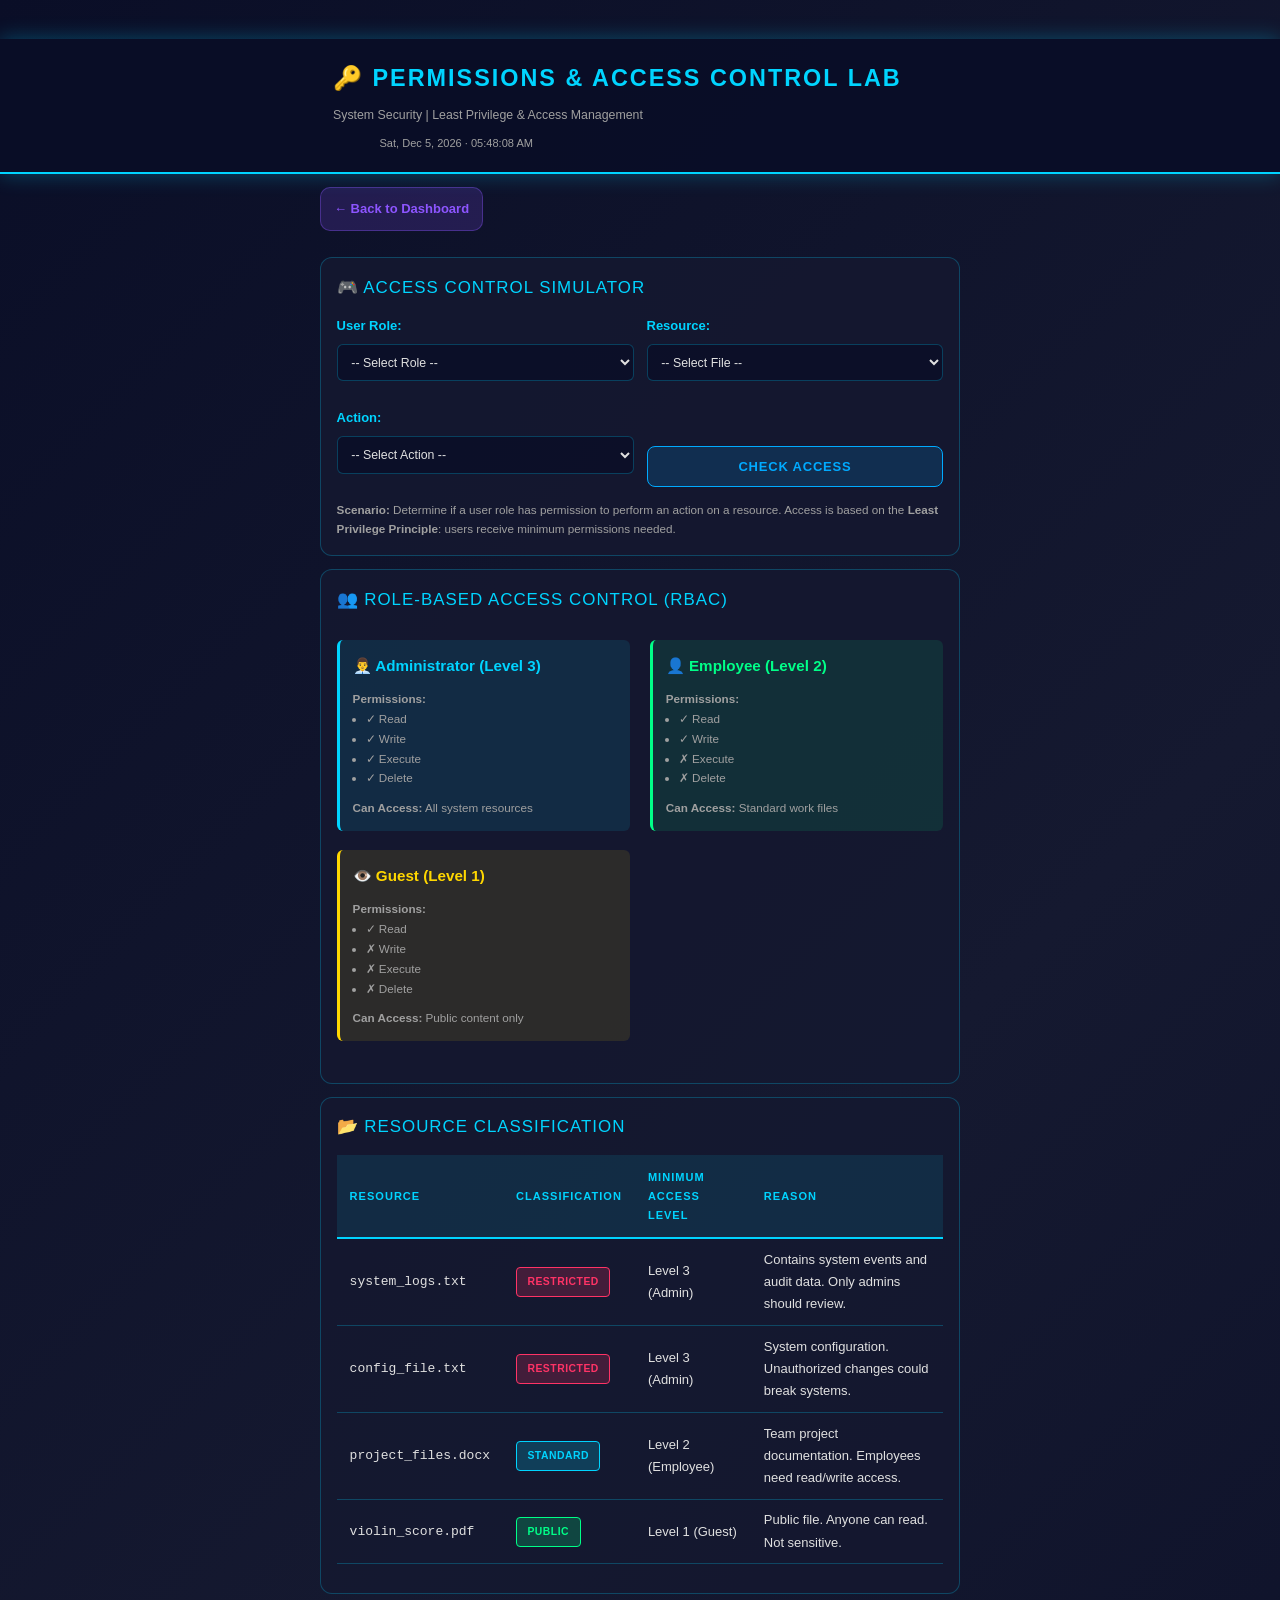
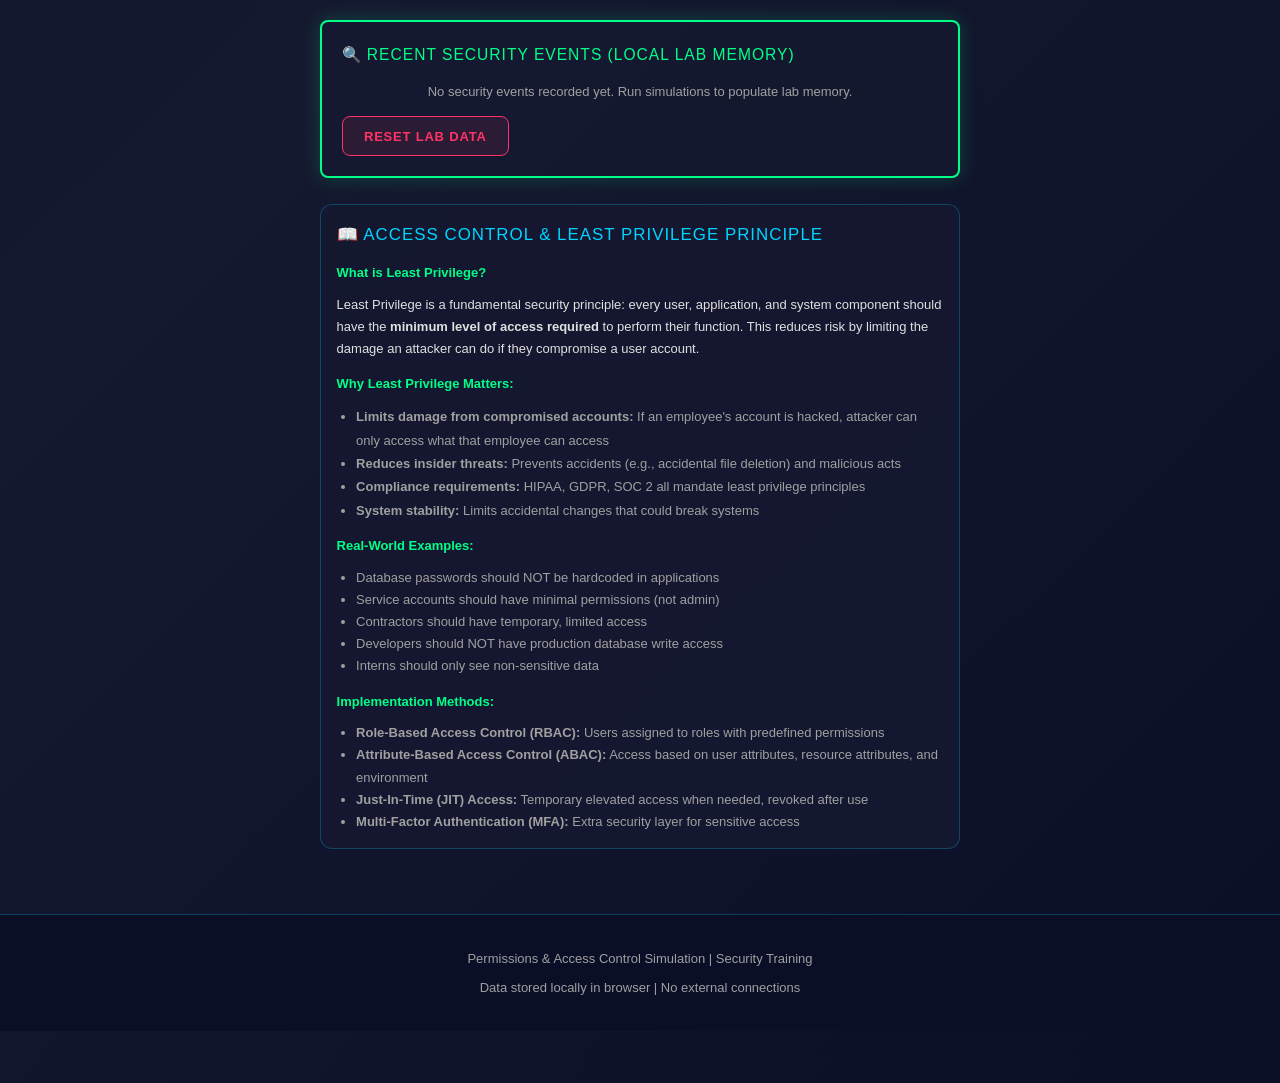
<file: projects/permissions-lab.html>
<!DOCTYPE html>
<html lang="en">
<head>
  <meta charset="UTF-8">
  <meta name="viewport" content="width=device-width, initial-scale=1.0">
  <title>Permissions & Access Control Lab - Cybersecurity Lab</title>
  <link rel="stylesheet" href="../style.css">
</head>
<body>
  <!-- HEADER -->
  <header>
    <div class="header-container">
      <div>
        <div class="header-title">🔑 Permissions & Access Control Lab</div>
        <div class="header-subtitle">System Security | Least Privilege & Access Management</div>
      </div>
      <div class="header-clock" id="page-clock"></div>
    </div>
  </header>

  <!-- MAIN CONTENT -->
  <div class="container">
    <a href="../" class="back-link">← Back to Dashboard</a>

    <!-- INTERACTIVE SIMULATOR -->
    <div class="card">
      <div class="card-title">🎮 Access Control Simulator</div>

      <div style="display: grid; grid-template-columns: 1fr 1fr; gap: 1rem; margin-bottom: 1rem;">
        <div>
          <label style="color: var(--accent-blue); font-weight: 600; display: block; margin-bottom: 0.5rem;">User Role:</label>
          <select id="user-role">
            <option value="">-- Select Role --</option>
            <option value="admin">👨‍💼 Administrator</option>
            <option value="employee">👤 Employee</option>
            <option value="guest">👁️ Guest</option>
          </select>
        </div>

        <div>
          <label style="color: var(--accent-blue); font-weight: 600; display: block; margin-bottom: 0.5rem;">Resource:</label>
          <select id="resource">
            <option value="">-- Select File --</option>
            <option value="system_logs.txt">📄 system_logs.txt (RESTRICTED)</option>
            <option value="config_file.txt">⚙️ config_file.txt (RESTRICTED)</option>
            <option value="violin_score.pdf">🎵 violin_score.pdf (PUBLIC)</option>
            <option value="project_files.docx">📋 project_files.docx (STANDARD)</option>
          </select>
        </div>
      </div>

      <div style="display: grid; grid-template-columns: 1fr 1fr; gap: 1rem; margin-bottom: 1rem;">
        <div>
          <label style="color: var(--accent-blue); font-weight: 600; display: block; margin-bottom: 0.5rem;">Action:</label>
          <select id="action">
            <option value="">-- Select Action --</option>
            <option value="read">📖 Read</option>
            <option value="write">✏️ Write/Modify</option>
            <option value="execute">▶️ Execute</option>
            <option value="delete">🗑️ Delete</option>
          </select>
        </div>

        <div style="display: flex; align-items: flex-end;">
          <button class="btn btn-check-access" onclick="checkAccess()" style="width: 100%;">Check Access</button>
        </div>
      </div>

      <p style="color: var(--text-secondary); font-size: 0.9rem;">
        <strong>Scenario:</strong> Determine if a user role has permission to perform an action on a resource. 
        Access is based on the <strong>Least Privilege Principle</strong>: users receive minimum permissions needed.
      </p>
    </div>

    <!-- RESULTS -->
    <div id="result-section" class="card" style="display: none;">
      <div class="card-title" id="result-title">Result</div>

      <div id="access-alert"></div>

      <div style="margin-top: 1rem; padding: 1rem; background: rgba(0, 212, 255, 0.1); border-radius: 6px; border-left: 3px solid var(--accent-blue);">
        <h3 style="color: var(--accent-blue); margin-bottom: 0.75rem;">Decision Explanation</h3>
        <p id="explanation" style="color: var(--text-secondary); line-height: 1.8;"></p>
      </div>

      <div style="margin-top: 1rem; padding: 1rem; background: rgba(0, 255, 136, 0.1); border-radius: 6px; border-left: 3px solid var(--accent-green);">
        <h3 style="color: var(--accent-green); margin-bottom: 0.5rem;">Security Principle</h3>
        <p id="principle" style="color: var(--text-secondary); font-size: 0.95rem;"></p>
      </div>
    </div>

    <!-- ROLE DEFINITIONS -->
    <div class="card">
      <div class="card-title">👥 Role-Based Access Control (RBAC)</div>

      <div class="grid grid-3" style="grid-template-columns: repeat(auto-fit, minmax(250px, 1fr));">
        <!-- Admin -->
        <div style="background: rgba(0, 212, 255, 0.1); padding: 1rem; border-radius: 6px; border-left: 3px solid var(--accent-blue);">
          <h3 style="color: var(--accent-blue); margin-bottom: 0.75rem;">👨‍💼 Administrator (Level 3)</h3>
          <div style="color: var(--text-secondary); font-size: 0.9rem;">
            <p><strong>Permissions:</strong></p>
            <ul style="margin-left: 1rem;">
              <li>✓ Read</li>
              <li>✓ Write</li>
              <li>✓ Execute</li>
              <li>✓ Delete</li>
            </ul>
            <p style="margin-top: 0.75rem;"><strong>Can Access:</strong> All system resources</p>
          </div>
        </div>

        <!-- Employee -->
        <div style="background: rgba(0, 255, 136, 0.1); padding: 1rem; border-radius: 6px; border-left: 3px solid var(--accent-green);">
          <h3 style="color: var(--accent-green); margin-bottom: 0.75rem;">👤 Employee (Level 2)</h3>
          <div style="color: var(--text-secondary); font-size: 0.9rem;">
            <p><strong>Permissions:</strong></p>
            <ul style="margin-left: 1rem;">
              <li>✓ Read</li>
              <li>✓ Write</li>
              <li>✗ Execute</li>
              <li>✗ Delete</li>
            </ul>
            <p style="margin-top: 0.75rem;"><strong>Can Access:</strong> Standard work files</p>
          </div>
        </div>

        <!-- Guest -->
        <div style="background: rgba(255, 215, 0, 0.1); padding: 1rem; border-radius: 6px; border-left: 3px solid var(--accent-yellow);">
          <h3 style="color: var(--accent-yellow); margin-bottom: 0.75rem;">👁️ Guest (Level 1)</h3>
          <div style="color: var(--text-secondary); font-size: 0.9rem;">
            <p><strong>Permissions:</strong></p>
            <ul style="margin-left: 1rem;">
              <li>✓ Read</li>
              <li>✗ Write</li>
              <li>✗ Execute</li>
              <li>✗ Delete</li>
            </ul>
            <p style="margin-top: 0.75rem;"><strong>Can Access:</strong> Public content only</p>
          </div>
        </div>
      </div>
    </div>

    <!-- RESOURCE CLASSIFICATION -->
    <div class="card">
      <div class="card-title">📂 Resource Classification</div>

      <table>
        <thead>
          <tr>
            <th>Resource</th>
            <th>Classification</th>
            <th>Minimum Access Level</th>
            <th>Reason</th>
          </tr>
        </thead>
        <tbody>
          <tr>
            <td style="font-family: monospace;">system_logs.txt</td>
            <td><span class="status-badge status-danger">RESTRICTED</span></td>
            <td>Level 3 (Admin)</td>
            <td>Contains system events and audit data. Only admins should review.</td>
          </tr>
          <tr>
            <td style="font-family: monospace;">config_file.txt</td>
            <td><span class="status-badge status-danger">RESTRICTED</span></td>
            <td>Level 3 (Admin)</td>
            <td>System configuration. Unauthorized changes could break systems.</td>
          </tr>
          <tr>
            <td style="font-family: monospace;">project_files.docx</td>
            <td><span class="status-badge status-info">STANDARD</span></td>
            <td>Level 2 (Employee)</td>
            <td>Team project documentation. Employees need read/write access.</td>
          </tr>
          <tr>
            <td style="font-family: monospace;">violin_score.pdf</td>
            <td><span class="status-badge status-success">PUBLIC</span></td>
            <td>Level 1 (Guest)</td>
            <td>Public file. Anyone can read. Not sensitive.</td>
          </tr>
        </tbody>
      </table>
    </div>

    <!-- MEMORY PANEL -->
    <div id="memory-panel"></div>

    <!-- EDUCATIONAL INFO -->
    <div class="card">
      <div class="card-title">📖 Access Control & Least Privilege Principle</div>

      <h3 style="color: var(--accent-green); margin: 0 0 0.75rem 0; font-size: 1rem;">What is Least Privilege?</h3>
      <p>
        Least Privilege is a fundamental security principle: every user, application, and system component should have 
        the <strong>minimum level of access required</strong> to perform their function. This reduces risk by limiting 
        the damage an attacker can do if they compromise a user account.
      </p>

      <h3 style="color: var(--accent-green); margin: 1rem 0 0.75rem 0; font-size: 1rem;">Why Least Privilege Matters:</h3>
      <ul style="margin-left: 1.5rem; color: var(--text-secondary); line-height: 1.8;">
        <li><strong>Limits damage from compromised accounts:</strong> If an employee's account is hacked, attacker can only access what that employee can access</li>
        <li><strong>Reduces insider threats:</strong> Prevents accidents (e.g., accidental file deletion) and malicious acts</li>
        <li><strong>Compliance requirements:</strong> HIPAA, GDPR, SOC 2 all mandate least privilege principles</li>
        <li><strong>System stability:</strong> Limits accidental changes that could break systems</li>
      </ul>

      <h3 style="color: var(--accent-green); margin: 1rem 0 0.75rem 0; font-size: 1rem;">Real-World Examples:</h3>
      <ul style="margin-left: 1.5rem; color: var(--text-secondary);">
        <li>Database passwords should NOT be hardcoded in applications</li>
        <li>Service accounts should have minimal permissions (not admin)</li>
        <li>Contractors should have temporary, limited access</li>
        <li>Developers should NOT have production database write access</li>
        <li>Interns should only see non-sensitive data</li>
      </ul>

      <h3 style="color: var(--accent-green); margin: 1rem 0 0.75rem 0; font-size: 1rem;">Implementation Methods:</h3>
      <ul style="margin-left: 1.5rem; color: var(--text-secondary);">
        <li><strong>Role-Based Access Control (RBAC):</strong> Users assigned to roles with predefined permissions</li>
        <li><strong>Attribute-Based Access Control (ABAC):</strong> Access based on user attributes, resource attributes, and environment</li>
        <li><strong>Just-In-Time (JIT) Access:</strong> Temporary elevated access when needed, revoked after use</li>
        <li><strong>Multi-Factor Authentication (MFA):</strong> Extra security layer for sensitive access</li>
      </ul>
    </div>

  </div>

  <!-- FOOTER -->
  <footer>
    <p>Permissions & Access Control Simulation | Security Training</p>
    <p>Data stored locally in browser | No external connections</p>
  </footer>

  <script src="../script.js"></script>
  <script>
    const permissionManager = new PermissionManager();

    function checkAccess() {
      const userRole = document.getElementById('user-role').value;
      const resource = document.getElementById('resource').value;
      const action = document.getElementById('action').value;

      if (!userRole || !resource || !action) {
        alert('Please select all fields.');
        return;
      }

      const result = permissionManager.checkAccess(userRole, resource, action);
      displayResult(result, userRole, resource, action);

      // Save to memory
      addMemoryEvent('PERMISSION_CHECK', `${userRole} attempted to ${action} ${resource}: ${result.allowed ? 'ALLOWED' : 'DENIED'}`);
    }

    function displayResult(result, userRole, resource, action) {
      const section = document.getElementById('result-section');
      section.style.display = 'block';

      // store last result for potential export
      window.lastPermissionResult = { result, userRole, resource, action };

      // Title
      document.getElementById('result-title').textContent = result.allowed ? '✓ Access Allowed' : '✗ Access Denied';

      // Alert
      const alertDiv = document.getElementById('access-alert');
      if (result.allowed) {
        alertDiv.innerHTML = `
          <div class="alert alert-success">
            <strong>✓ ACCESS ALLOWED</strong><br>
            User role <strong>${userRole}</strong> has permission to <strong>${action}</strong> resource <strong>${resource}</strong>.
          </div>
        `;
      } else {
        alertDiv.innerHTML = `
          <div class="alert alert-danger">
            <strong>✗ ACCESS DENIED</strong><br>
            User role <strong>${userRole}</strong> does NOT have permission to <strong>${action}</strong> resource <strong>${resource}</strong>.
          </div>
        `;
      }

      // Explanation
      document.getElementById('explanation').textContent = result.reason;

      // Principle
      document.getElementById('principle').textContent = result.principle;
      // add export button
      if (!document.getElementById('log-to-splunk-btn')) {
        const btn = document.createElement('button');
        btn.className = 'btn';
        btn.id = 'log-to-splunk-btn';
        btn.className = 'btn btn-splunk-permission';
        btn.style.marginTop = '0.75rem';
        btn.textContent = 'Log Decision to Splunk';
        btn.onclick = function() {
          if (!window.lastPermissionResult) return alert('No permission result to send');
          simulateSplunkIngest('permission_check', window.lastPermissionResult);
        };
        section.appendChild(btn);
      }
    }
  </script>
</body>
</html>
</file>
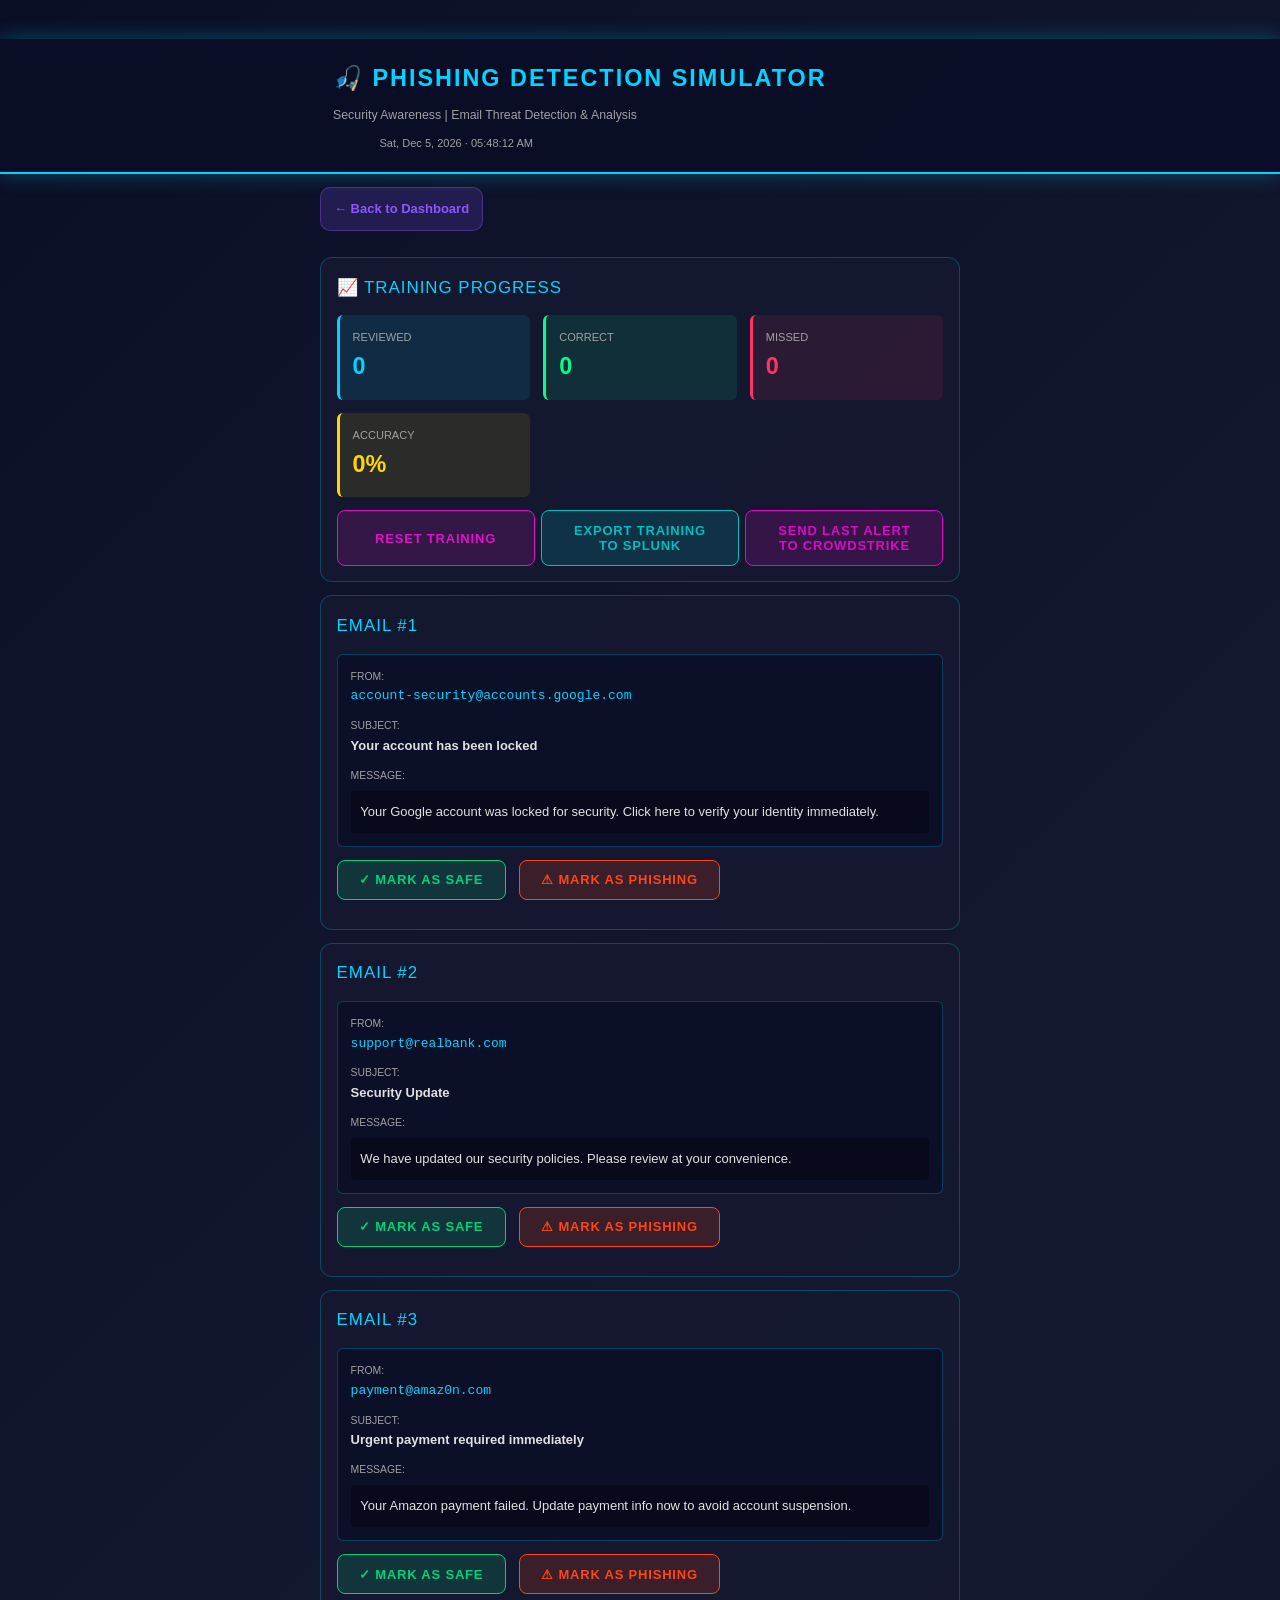
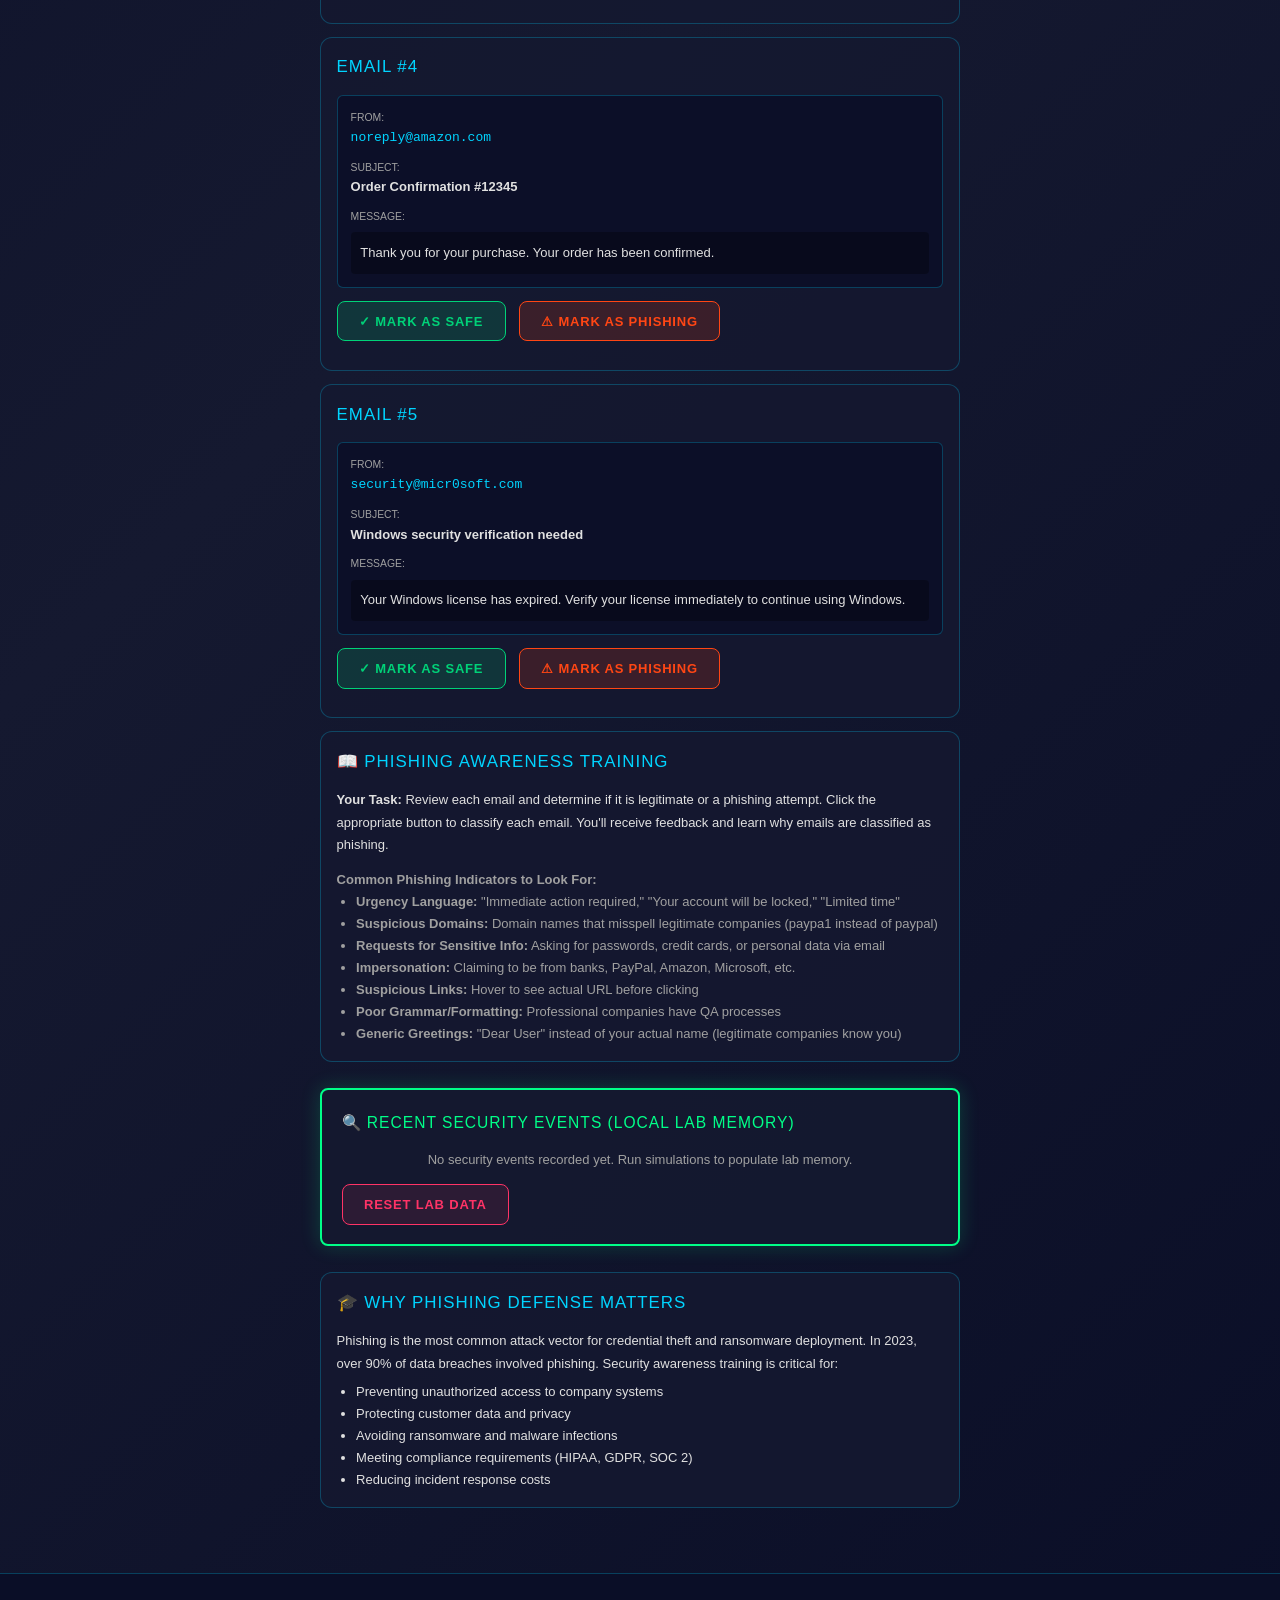
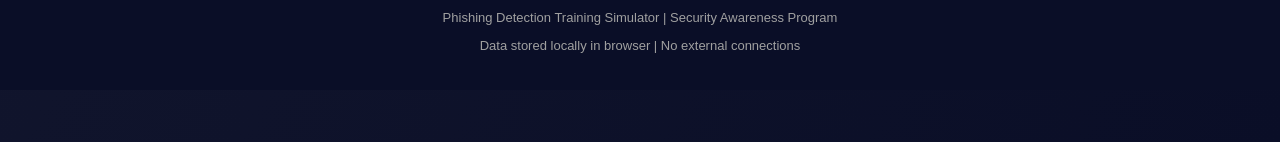
<file: projects/phishing-detection.html>
<!DOCTYPE html>
<html lang="en">
<head>
  <meta charset="UTF-8">
  <meta name="viewport" content="width=device-width, initial-scale=1.0">
  <title>Phishing Detection Simulator - Cybersecurity Lab</title>
  <link rel="stylesheet" href="../style.css">
</head>
<body>
  <!-- HEADER -->
  <header>
    <div class="header-container">
      <div>
        <div class="header-title">🎣 Phishing Detection Simulator</div>
        <div class="header-subtitle">Security Awareness | Email Threat Detection & Analysis</div>
      </div>
      <div class="header-clock" id="page-clock"></div>
    </div>
  </header>

  <!-- MAIN CONTENT -->
  <div class="container">
    <a href="../" class="back-link">← Back to Dashboard</a>

    <!-- PROGRESS SECTION -->
    <div class="card" id="progress-section" style="display: none;">
      <div class="card-title">📈 Training Progress</div>
      <div style="display: grid; grid-template-columns: repeat(auto-fit, minmax(150px, 1fr)); gap: 1rem;">
        <div style="background: rgba(0, 212, 255, 0.1); padding: 1rem; border-radius: 6px; border-left: 3px solid var(--accent-blue);">
          <div style="color: var(--text-secondary); font-size: 0.85rem; text-transform: uppercase;">Reviewed</div>
          <div style="font-size: 1.8rem; color: var(--accent-blue); font-weight: 700;" id="stat-reviewed">0</div>
        </div>
        <div style="background: rgba(0, 255, 136, 0.1); padding: 1rem; border-radius: 6px; border-left: 3px solid var(--accent-green);">
          <div style="color: var(--text-secondary); font-size: 0.85rem; text-transform: uppercase;">Correct</div>
          <div style="font-size: 1.8rem; color: var(--accent-green); font-weight: 700;" id="stat-correct">0</div>
        </div>
        <div style="background: rgba(255, 51, 102, 0.1); padding: 1rem; border-radius: 6px; border-left: 3px solid var(--accent-red);">
          <div style="color: var(--text-secondary); font-size: 0.85rem; text-transform: uppercase;">Missed</div>
          <div style="font-size: 1.8rem; color: var(--accent-red); font-weight: 700;" id="stat-missed">0</div>
        </div>
        <div style="background: rgba(255, 215, 0, 0.1); padding: 1rem; border-radius: 6px; border-left: 3px solid var(--accent-yellow);">
          <div style="color: var(--text-secondary); font-size: 0.85rem; text-transform: uppercase;">Accuracy</div>
          <div style="font-size: 1.8rem; color: var(--accent-yellow); font-weight: 700;" id="stat-accuracy">-</div>
        </div>
      </div>
      <div style="display:flex; gap:0.5rem; margin-top:1rem;">
        <button style="flex:1;" class="btn btn-reset-training" onclick="resetTraining()">Reset Training</button>
        <button style="flex:1;" class="btn btn-export-training" onclick="exportTrainingToSplunk()">Export Training to Splunk</button>
        <button style="flex:1;" class="btn btn-crowdstrike-phishing" onclick="alertCrowdStrikeFromPhishing()">Send Last Alert to CrowdStrike</button>
      </div>
    </div>

    <!-- EMAIL CARDS -->
    <div id="email-container">
      <!-- Emails will be populated here -->
    </div>

    <!-- INSTRUCTIONS -->
    <div class="card">
      <div class="card-title">📖 Phishing Awareness Training</div>
      <p>
        <strong>Your Task:</strong> Review each email and determine if it is legitimate or a phishing attempt. 
        Click the appropriate button to classify each email. You'll receive feedback and learn why emails are classified as phishing.
      </p>
      <p style="margin-top: 1rem; color: var(--text-secondary);">
        <strong>Common Phishing Indicators to Look For:</strong>
      </p>
      <ul style="margin-left: 1.5rem; color: var(--text-secondary);">
        <li><strong>Urgency Language:</strong> "Immediate action required," "Your account will be locked," "Limited time"</li>
        <li><strong>Suspicious Domains:</strong> Domain names that misspell legitimate companies (paypa1 instead of paypal)</li>
        <li><strong>Requests for Sensitive Info:</strong> Asking for passwords, credit cards, or personal data via email</li>
        <li><strong>Impersonation:</strong> Claiming to be from banks, PayPal, Amazon, Microsoft, etc.</li>
        <li><strong>Suspicious Links:</strong> Hover to see actual URL before clicking</li>
        <li><strong>Poor Grammar/Formatting:</strong> Professional companies have QA processes</li>
        <li><strong>Generic Greetings:</strong> "Dear User" instead of your actual name (legitimate companies know you)</li>
      </ul>
    </div>

    <!-- MEMORY PANEL -->
    <div id="memory-panel"></div>

    <!-- EDUCATIONAL INFO -->
    <div class="card">
      <div class="card-title">🎓 Why Phishing Defense Matters</div>
      <p>
        Phishing is the most common attack vector for credential theft and ransomware deployment. 
        In 2023, over 90% of data breaches involved phishing. Security awareness training is critical 
        for:
      </p>
      <ul style="margin-left: 1.5rem; margin-top: 0.5rem;">
        <li>Preventing unauthorized access to company systems</li>
        <li>Protecting customer data and privacy</li>
        <li>Avoiding ransomware and malware infections</li>
        <li>Meeting compliance requirements (HIPAA, GDPR, SOC 2)</li>
        <li>Reducing incident response costs</li>
      </ul>
    </div>

  </div>

  <!-- FOOTER -->
  <footer>
    <p>Phishing Detection Training Simulator | Security Awareness Program</p>
    <p>Data stored locally in browser | No external connections</p>
  </footer>

  <script src="../script.js"></script>
  <script>
    const classifier = new PhishingClassifier();
    let trainingStats = labMemory.get('phishing_training_stats') || { reviewed: 0, correct: 0, missed: 0 };

    function renderEmails() {
      const container = document.getElementById('email-container');
      const emails = classifier.getEmails();

      container.innerHTML = emails.map(email => `
        <div class="card">
          <div class="card-title">Email #${email.id}</div>
          
          <div style="background: rgba(10, 14, 39, 0.8); padding: 1rem; border-radius: 6px; border: 1px solid var(--border-color); margin-bottom: 1rem;">
            <div style="margin-bottom: 0.75rem;">
              <div style="color: var(--text-secondary); font-size: 0.8rem; text-transform: uppercase;">From:</div>
              <div style="font-family: monospace; color: var(--accent-blue);">${email.from}</div>
            </div>
            <div style="margin-bottom: 0.75rem;">
              <div style="color: var(--text-secondary); font-size: 0.8rem; text-transform: uppercase;">Subject:</div>
              <div style="font-weight: 600;">${email.subject}</div>
            </div>
            <div>
              <div style="color: var(--text-secondary); font-size: 0.8rem; text-transform: uppercase;">Message:</div>
              <div style="padding: 0.75rem; background: rgba(0, 0, 0, 0.3); border-radius: 4px; margin-top: 0.5rem;">
                ${email.body}
              </div>
            </div>
          </div>

          <div style="display: flex; gap: 1rem; margin-bottom: 1rem;">
            <button class="btn btn-mark-safe" onclick="classifyEmail(${email.id}, false)">✓ Mark as Safe</button>
            <button class="btn btn-mark-phishing" onclick="classifyEmail(${email.id}, true)">⚠ Mark as Phishing</button>
          </div>

          <div id="result-${email.id}" style="display: none;">
            <!-- Result will appear here -->
          </div>
        </div>
      `).join('');

      updateProgress();
    }

    function classifyEmail(emailId, isPhishing) {
      const analysis = classifier.analyzeEmail(emailId);
      window.lastPhishingAnalysis = { analysis, userDecision: isPhishing };
      const isCorrect = analysis.isPhishing === isPhishing;

      // Update stats
      trainingStats.reviewed++;
      if (isCorrect) {
        trainingStats.correct++;
      } else {
        trainingStats.missed++;
      }

      // Save stats
      labMemory.set('phishing_training_stats', trainingStats);
      updateProgress();

      // Display result
      const resultDiv = document.getElementById(`result-${emailId}`);
      resultDiv.innerHTML = `
        <div class="alert ${isCorrect ? 'alert-success' : 'alert-danger'}">
          <strong>${isCorrect ? '✓ CORRECT' : '✗ INCORRECT'}</strong><br>
          This email is ${analysis.isPhishing ? 'PHISHING' : 'LEGITIMATE'}.<br><br>
          <strong>Analysis:</strong> ${analysis.explanation}
        </div>

        ${analysis.indicators.length > 0 ? `
          <div style="margin-top: 1rem; padding: 1rem; background: rgba(255, 215, 0, 0.1); border-radius: 6px; border-left: 3px solid var(--accent-yellow);">
            <strong style="color: var(--accent-yellow);">Detected Indicators:</strong>
            <ul style="margin: 0.5rem 0 0 1.5rem; color: var(--text-secondary);">
              ${analysis.indicators.map(ind => `<li><strong>${ind.type}</strong>: "${ind.text}" (${ind.severity})</li>`).join('')}
            </ul>
          </div>
        ` : ''}
      `;
      resultDiv.style.display = 'block';

      // Add memory event
      addMemoryEvent('PHISHING_CLASSIFICATION', `Email ${emailId}: ${isCorrect ? 'Correct' : 'Incorrect'} - User classified as ${isPhishing ? 'Phishing' : 'Safe'}, Actual: ${analysis.isPhishing ? 'Phishing' : 'Safe'}`);

      // Disable buttons
      const buttons = document.querySelectorAll(`[onclick*="classifyEmail(${emailId}"]`);
      buttons.forEach(btn => btn.disabled = true);
    }

    function updateProgress() {
      document.getElementById('progress-section').style.display = 'block';
      document.getElementById('stat-reviewed').textContent = trainingStats.reviewed;
      document.getElementById('stat-correct').textContent = trainingStats.correct;
      document.getElementById('stat-missed').textContent = trainingStats.missed;

      if (trainingStats.reviewed > 0) {
        const accuracy = ((trainingStats.correct / trainingStats.reviewed) * 100).toFixed(1);
        document.getElementById('stat-accuracy').textContent = `${accuracy}%`;
      } else {
        document.getElementById('stat-accuracy').textContent = '0%';
      }
    }

    function resetTraining() {
      if (confirm('Reset all training data?')) {
        trainingStats = { reviewed: 0, correct: 0, missed: 0 };
        labMemory.set('phishing_training_stats', trainingStats);
        renderEmails();
        addMemoryEvent('PHISHING_RESET', 'Training data reset');
      }
    }

    // Initialize
    renderEmails();

    function exportTrainingToSplunk() {
      const emails = classifier.getEmails();
      const stats = labMemory.get('phishing_training_stats') || {};
      simulateSplunkIngest('phishing_training', { emails, stats });
    }

    function alertCrowdStrikeFromPhishing() {
      if (!window.lastPhishingAnalysis) return alert('No recent classification to send');
      simulateCrowdStrikeAlert('phishing_classification', window.lastPhishingAnalysis);
    }
  </script>
</body>
</html>
</file>
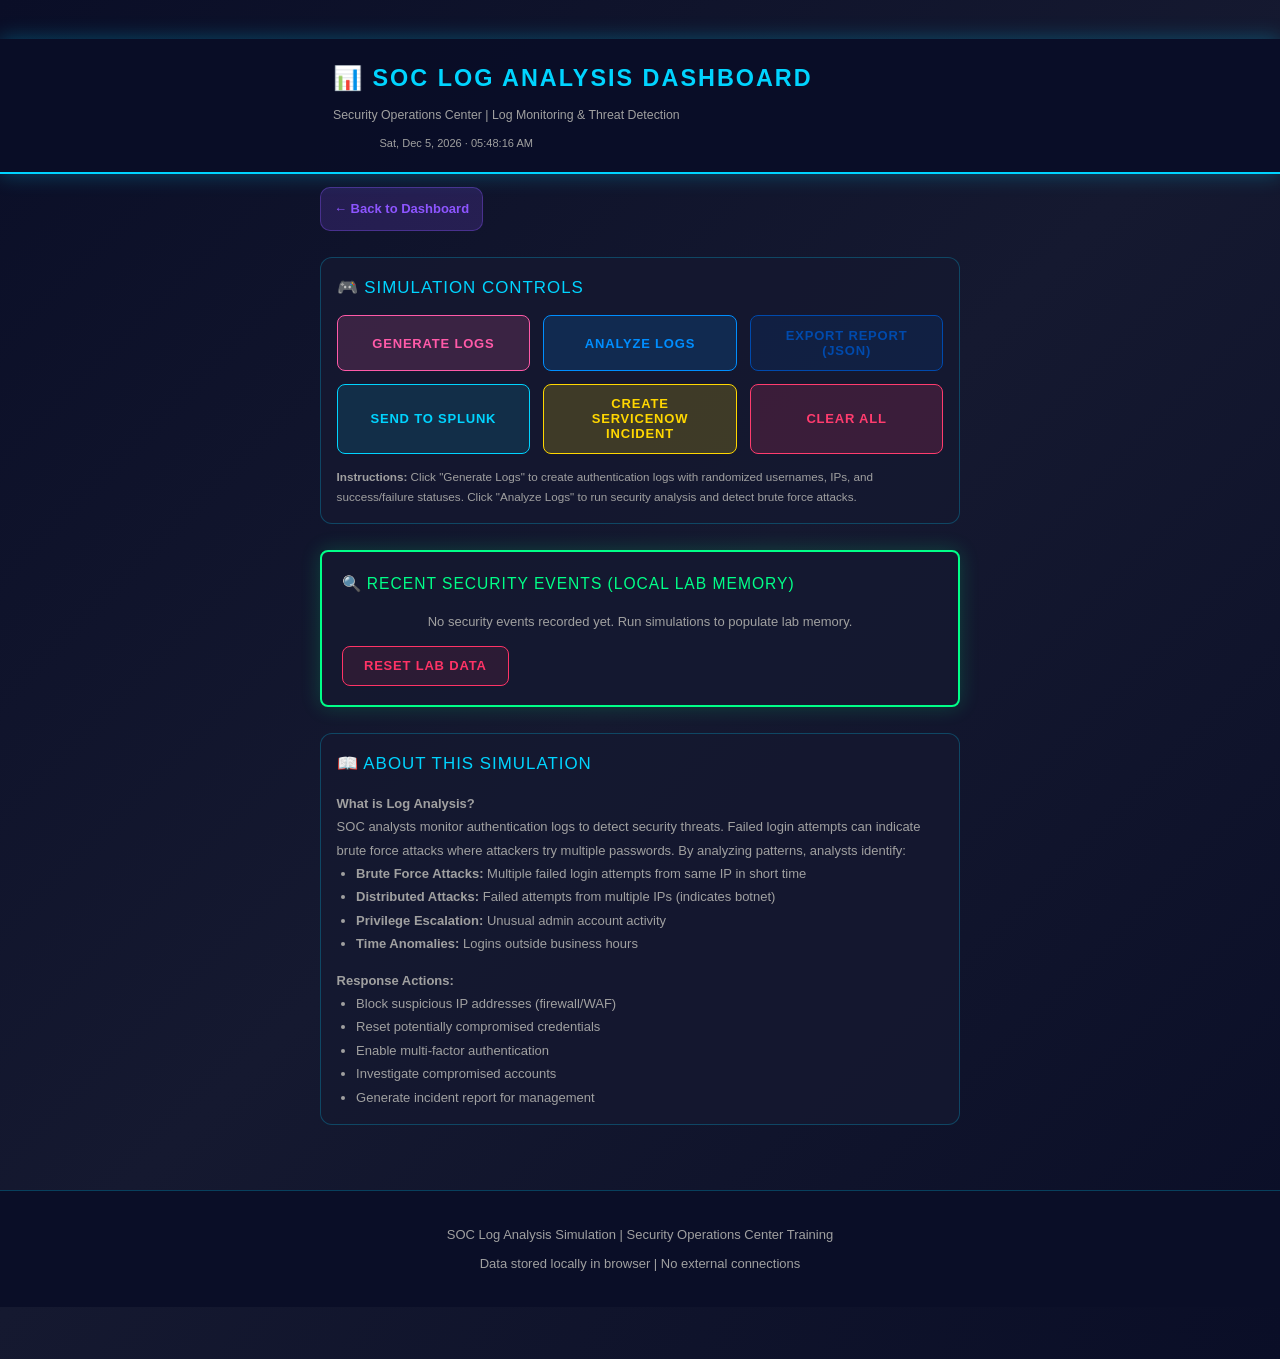
<file: projects/soc-log-analysis.html>
<!DOCTYPE html>
<html lang="en">
<head>
  <meta charset="UTF-8">
  <meta name="viewport" content="width=device-width, initial-scale=1.0">
  <title>SOC Log Analysis Dashboard - Cybersecurity Lab</title>
  <link rel="stylesheet" href="../style.css">
</head>
<body>
  <!-- HEADER -->
  <header>
    <div class="header-container">
      <div>
        <div class="header-title">📊 SOC Log Analysis Dashboard</div>
        <div class="header-subtitle">Security Operations Center | Log Monitoring & Threat Detection</div>
      </div>
      <div class="header-clock" id="page-clock"></div>
    </div>
  </header>

  <!-- MAIN CONTENT -->
  <div class="container">
    <a href="../" class="back-link">← Back to Dashboard</a>

    <!-- CONTROLS SECTION -->
    <div class="card">
      <div class="card-title">🎮 Simulation Controls</div>
      <div style="display: grid; grid-template-columns: repeat(auto-fit, minmax(150px, 1fr)); gap: 1rem; margin-bottom: 1rem;">
        <button class="btn btn-generate" onclick="generateLogs()">Generate Logs</button>
        <button class="btn btn-analyze" onclick="analyzeLogs()">Analyze Logs</button>
        <button class="btn btn-export-report" onclick="exportReport()">Export Report (JSON)</button>
        <button class="btn btn-splunk-logs" onclick="sendLogsToSplunk()">Send to Splunk</button>
        <button class="btn btn-servicenow" onclick="createServiceNowFromIncident()">Create ServiceNow Incident</button>
        <button class="btn btn-clear-all" onclick="clearLogs()">Clear All</button>
      </div>
      <p style="color: var(--text-secondary); font-size: 0.9rem; margin-top: 1rem;">
        <strong>Instructions:</strong> Click "Generate Logs" to create authentication logs with randomized usernames, IPs, and success/failure statuses. 
        Click "Analyze Logs" to run security analysis and detect brute force attacks.
      </p>
    </div>

    <!-- LOGS OUTPUT -->
    <div class="card" id="logs-section" style="display: none;">
      <div class="card-title">📝 Generated Authentication Logs</div>
      <div style="max-height: 400px; overflow-y: auto; background: rgba(10, 14, 39, 0.5); padding: 1rem; border-radius: 6px; border: 1px solid var(--border-color);">
        <table>
          <thead>
            <tr>
              <th>Timestamp</th>
              <th>Username</th>
              <th>IP Address</th>
              <th>Action</th>
              <th>Status</th>
            </tr>
          </thead>
          <tbody id="logs-table">
          </tbody>
        </table>
      </div>
    </div>

    <!-- ANALYSIS RESULTS -->
    <div class="card" id="analysis-section" style="display: none;">
      <div class="card-title">🔍 Security Analysis Results</div>

      <!-- Summary Stats -->
      <div class="grid grid-2" style="grid-template-columns: repeat(auto-fit, minmax(200px, 1fr)); margin-bottom: 1.5rem;">
        <div style="background: rgba(0, 212, 255, 0.1); padding: 1rem; border-radius: 6px; border-left: 3px solid var(--accent-blue);">
          <div style="color: var(--text-secondary); font-size: 0.85rem; text-transform: uppercase;">Total Logins</div>
          <div style="font-size: 2rem; color: var(--accent-blue); font-weight: 700;" id="stat-total">0</div>
        </div>
        <div style="background: rgba(255, 51, 102, 0.1); padding: 1rem; border-radius: 6px; border-left: 3px solid var(--accent-red);">
          <div style="color: var(--text-secondary); font-size: 0.85rem; text-transform: uppercase;">Failed Logins</div>
          <div style="font-size: 2rem; color: var(--accent-red); font-weight: 700;" id="stat-failed">0</div>
        </div>
        <div style="background: rgba(0, 255, 136, 0.1); padding: 1rem; border-radius: 6px; border-left: 3px solid var(--accent-green);">
          <div style="color: var(--text-secondary); font-size: 0.85rem; text-transform: uppercase;">Successful Logins</div>
          <div style="font-size: 2rem; color: var(--accent-green); font-weight: 700;" id="stat-success">0</div>
        </div>
        <div style="background: rgba(255, 215, 0, 0.1); padding: 1rem; border-radius: 6px; border-left: 3px solid var(--accent-yellow);">
          <div style="color: var(--text-secondary); font-size: 0.85rem; text-transform: uppercase;">Suspicious IPs</div>
          <div style="font-size: 2rem; color: var(--accent-yellow); font-weight: 700;" id="stat-suspicious">0</div>
        </div>
      </div>

      <!-- Threat Detection -->
      <div id="threat-alert" style="display: none;">
        <div class="alert alert-danger" style="margin-bottom: 1rem;">
          <strong>⚠️ THREAT DETECTED: BRUTE FORCE ATTACK</strong><br>
          Multiple failed login attempts detected from same IP address within short time window. Potential brute force attack in progress. Recommend: Block IP, review logs, check for compromised credentials.
        </div>
      </div>

      <!-- Suspicious IPs Table -->
      <div>
        <h3 style="color: var(--accent-blue); margin-bottom: 1rem; font-size: 1.1rem;">Suspicious IP Addresses</h3>
        <table>
          <thead>
            <tr>
              <th>IP Address</th>
              <th>Failed Attempts</th>
              <th>Risk Level</th>
              <th>Recommendation</th>
            </tr>
          </thead>
          <tbody id="suspicious-ips-table">
            <tr>
              <td colspan="4" style="text-align: center; color: var(--text-secondary);">Run analysis to populate</td>
            </tr>
          </tbody>
        </table>
      </div>

      <!-- Incident Report -->
      <div style="margin-top: 1.5rem; padding: 1rem; background: rgba(0, 212, 255, 0.1); border-radius: 6px; border: 1px solid var(--border-color);">
        <h3 style="color: var(--accent-green); margin-bottom: 0.5rem; font-size: 1rem;">Incident Summary</h3>
        <p id="incident-summary" style="color: var(--text-secondary); font-size: 0.9rem;">
          Complete log analysis to generate incident summary.
        </p>
        <div style="margin-top: 0.75rem; display:flex; gap:0.5rem;">
          <button class="btn btn-splunk-analysis" onclick="sendAnalysisToSplunk()">Send Analysis to Splunk</button>
          <button class="btn btn-servicenow" onclick="createServiceNowFromIncident()">Create ServiceNow Incident</button>
          <button class="btn btn-crowdstrike" onclick="sendIncidentToCrowdStrike()">Alert CrowdStrike</button>
        </div>
      </div>
    </div>

    <!-- MEMORY PANEL -->
    <div id="memory-panel"></div>

    <!-- EDUCATIONAL INFO -->
    <div class="card">
      <div class="card-title">📖 About This Simulation</div>
      <div style="color: var(--text-secondary); line-height: 1.8;">
        <p><strong>What is Log Analysis?</strong></p>
        <p>
          SOC analysts monitor authentication logs to detect security threats. Failed login attempts can indicate brute force attacks where attackers try multiple passwords. By analyzing patterns, analysts identify:
        </p>
        <ul style="margin-left: 1.5rem; margin-bottom: 1rem;">
          <li><strong>Brute Force Attacks:</strong> Multiple failed login attempts from same IP in short time</li>
          <li><strong>Distributed Attacks:</strong> Failed attempts from multiple IPs (indicates botnet)</li>
          <li><strong>Privilege Escalation:</strong> Unusual admin account activity</li>
          <li><strong>Time Anomalies:</strong> Logins outside business hours</li>
        </ul>
        <p><strong>Response Actions:</strong></p>
        <ul style="margin-left: 1.5rem;">
          <li>Block suspicious IP addresses (firewall/WAF)</li>
          <li>Reset potentially compromised credentials</li>
          <li>Enable multi-factor authentication</li>
          <li>Investigate compromised accounts</li>
          <li>Generate incident report for management</li>
        </ul>
      </div>
    </div>

  </div>

  <!-- FOOTER -->
  <footer>
    <p>SOC Log Analysis Simulation | Security Operations Center Training</p>
    <p>Data stored locally in browser | No external connections</p>
  </footer>

  <script src="../script.js"></script>
  <script>
    const logGenerator = new LogGenerator();
    const analyzer = new SecurityAnalyzer();
    let currentLogs = [];

    function generateLogs() {
      currentLogs = logGenerator.generateLogs(20);
      displayLogs(currentLogs);
      
      // Save to memory
      labMemory.set('soc_last_logs', currentLogs);
      addMemoryEvent('SOC_LOG_GENERATION', `Generated ${currentLogs.length} authentication logs`);
      
      // Hide analysis on fresh generation
      document.getElementById('analysis-section').style.display = 'none';
      
      // Show alert
      alert(`Generated ${currentLogs.length} authentication logs. Click "Analyze Logs" to detect threats.`);
    }

    function displayLogs(logs) {
      const tbody = document.getElementById('logs-table');
      tbody.innerHTML = logs.map(log => `
        <tr>
          <td><small>${formatTimestamp(log.timestamp)}</small></td>
          <td>${log.username}</td>
          <td>${log.ip}</td>
          <td>${log.action}</td>
          <td>
            <span class="status-badge ${log.status === 'SUCCESS' ? 'status-success' : 'status-danger'}">
              ${log.status}
            </span>
          </td>
        </tr>
      `).join('');

      document.getElementById('logs-section').style.display = 'block';
    }

    function analyzeLogs() {
      if (currentLogs.length === 0) {
        alert('Please generate logs first.');
        return;
      }

      const analysis = analyzer.detectBruteForce(currentLogs);
      
      // Update stats
      document.getElementById('stat-total').textContent = analysis.totalLogins;
      document.getElementById('stat-failed').textContent = analysis.failedLogins;
      document.getElementById('stat-success').textContent = analysis.successfulLogins;
      document.getElementById('stat-suspicious').textContent = analysis.suspiciousIPs.length;

      // Display suspicious IPs
      const tbody = document.getElementById('suspicious-ips-table');
      if (analysis.suspiciousIPs.length === 0) {
        tbody.innerHTML = '<tr><td colspan="4" style="text-align: center; color: var(--text-secondary);">No suspicious activity detected</td></tr>';
      } else {
        tbody.innerHTML = analysis.suspiciousIPs.map(ip => `
          <tr>
            <td style="font-family: monospace; color: var(--accent-blue);">${ip.ip}</td>
            <td>${ip.failureCount}</td>
            <td><span class="status-badge status-${ip.risk === 'HIGH' ? 'danger' : 'warning'}">${ip.risk}</span></td>
            <td>Block IP, reset credentials, enable MFA</td>
          </tr>
        `).join('');
      }

      // Show threat alert if brute force detected
      const threatAlert = document.getElementById('threat-alert');
      if (analysis.bruteForceDetected) {
        threatAlert.style.display = 'block';
      } else {
        threatAlert.style.display = 'none';
      }

      // Generate incident summary
      const summary = `
        Analysis completed at ${new Date().toLocaleString()}.
        Total login attempts: ${analysis.totalLogins}.
        Failed logins: ${analysis.failedLogins} (${((analysis.failedLogins / analysis.totalLogins) * 100).toFixed(1)}%).
        ${analysis.bruteForceDetected ? 'ALERT: Brute force attack pattern detected! ' : 'No brute force patterns detected. '}
        ${analysis.suspiciousIPs.length} IP(s) flagged for suspicious activity.
        Recommendation: ${analysis.suspiciousIPs.length > 0 ? 'Implement IP blocking and credential reset procedures.' : 'Continue monitoring.'}
      `;
      document.getElementById('incident-summary').textContent = summary;

      document.getElementById('analysis-section').style.display = 'block';
      document.getElementById('analysis-section').scrollIntoView({ behavior: 'smooth', block: 'start' });

      // Save to memory
      labMemory.set('soc_last_analysis', analysis);
      addMemoryEvent('SOC_ANALYSIS_COMPLETE', `Analysis: ${analysis.totalLogins} logins, ${analysis.failedLogins} failed, ${analysis.bruteForceDetected ? 'BRUTE FORCE DETECTED' : 'All clear'}`);
    }

    function exportReport() {
      if (currentLogs.length === 0) {
        alert('Please generate logs first.');
        return;
      }

      const analysis = analyzer.detectBruteForce(currentLogs);
      const report = {
        reportType: 'SOC_Log_Analysis',
        generatedAt: new Date().toISOString(),
        logs: currentLogs,
        analysis: analysis
      };

      exportToJSON(report, 'soc-log-analysis-report.json');
      addMemoryEvent('SOC_EXPORT', 'Incident report exported to JSON');
    }

    function sendLogsToSplunk() {
      if (currentLogs.length === 0) return alert('Generate logs first');
      simulateSplunkIngest('soc_logs', currentLogs);
    }

    function sendAnalysisToSplunk() {
      if (currentLogs.length === 0) return alert('Generate and analyze logs first');
      const analysis = analyzer.detectBruteForce(currentLogs);
      simulateSplunkIngest('soc_analysis', analysis);
    }

    function createServiceNowFromIncident() {
      if (currentLogs.length === 0) return alert('Generate and analyze logs first');
      const analysis = analyzer.detectBruteForce(currentLogs);
      const incident = {
        short_description: analysis.bruteForceDetected ? 'Brute force detection' : 'Suspicious login activity',
        details: analysis,
        source: 'SOC Log Analysis'
      };
      const res = simulateServiceNowTicket(incident);
      // Save reference
      labMemory.append('servicenow_links', { source: 'soc', incidentId: res.incidentId });
    }

    function sendIncidentToCrowdStrike() {
      if (currentLogs.length === 0) return alert('Generate and analyze logs first');
      const analysis = analyzer.detectBruteForce(currentLogs);
      simulateCrowdStrikeAlert('soc_analysis', analysis);
    }

    function clearLogs() {
      if (confirm('Clear all logs?')) {
        currentLogs = [];
        document.getElementById('logs-section').style.display = 'none';
        document.getElementById('analysis-section').style.display = 'none';
        labMemory.clear('soc_last_logs');
        addMemoryEvent('SOC_CLEAR', 'All logs cleared');
      }
    }
  </script>
</body>
</html>
</file>
<file: style.css>
/* ===================================
   SOC DASHBOARD PROFESSIONAL THEME
   =================================== */

:root {
  --bg-primary: #0a0e27;
  --bg-secondary: #151930;
  --bg-tertiary: #1a1f3a;
  --accent-blue: #00d4ff;
  --accent-green: #00ff88;
  --accent-red: #ff3366;
  --accent-yellow: #ffd700;
  --text-primary: #e0e0e0;
  --text-secondary: #a0a0a0;
  --border-color: #00d4ff40;
  --shadow-glow: 0 0 20px rgba(0, 212, 255, 0.3);
}

* {
  margin: 0;
  padding: 0;
  box-sizing: border-box;
}

html {
  /* smaller base font to simulate a more zoomed-out view */
  font-size: 13px;
}

html, body {
  width: 100%;
  min-height: 100%;
  background: linear-gradient(135deg, #0a0e27 0%, #151930 50%, #0a0e27 100%);
  color: var(--text-primary);
  font-family: -apple-system, BlinkMacSystemFont, 'Segoe UI', Roboto, 'Helvetica Neue', Arial, sans-serif;
  line-height: 1.7;
  padding: 1.5rem 0 2rem;
}

/* ===== HEADER ===== */
header {
  background: rgba(10, 14, 39, 0.98);
  border-bottom: 2px solid var(--accent-blue);
  padding: 1.5rem 1.5rem;
  box-shadow: var(--shadow-glow);
  position: sticky;
  top: 0;
  z-index: 100;
}

.header-container {
  max-width: 1200px;
  width: min(1200px, 50vw);
  margin: 0 auto;
  padding: 0 1rem;
  display: flex;
  justify-content: space-between;
  align-items: flex-start;
  flex-wrap: wrap;
}

.header-clock {
  color: var(--text-secondary);
  font-size: 0.85rem;
  text-align: right;
  min-width: 200px;
  margin-top: 0.35rem;
}

.header-title {
  font-size: 1.8rem;
  font-weight: 700;
  color: var(--accent-blue);
  margin-bottom: 0.5rem;
  text-transform: uppercase;
  letter-spacing: 2px;
}

.header-subtitle {
  font-size: 0.95rem;
  color: var(--text-secondary);
  margin-bottom: 0.3rem;
}

.header-author {
  font-size: 0.9rem;
  color: var(--accent-green);
  font-weight: 500;
}

/* ===== MAIN CONTAINER ===== */
.container {
  /* Centered content occupying ~60% of viewport width to create large side margins */
  max-width: 1200px;
  width: min(1200px, 50vw);
  margin: 0 auto;
  padding: 1rem 0;
  box-shadow: none;
}

/* ===== CARDS ===== */
.card {
  background: rgba(21, 25, 48, 0.88);
  border: 1px solid var(--border-color);
  border-radius: 12px;
  padding: 1.2rem;
  margin-bottom: 1rem;
  transition: all 0.18s ease;
}

.card:hover {
  background: rgba(21, 25, 48, 1);
  border-color: var(--accent-blue);
  box-shadow: var(--shadow-glow);
  transform: translateY(-2px);
}

.card-title {
  font-size: 1.3rem;
  color: var(--accent-blue);
  margin-bottom: 1rem;
  text-transform: uppercase;
  letter-spacing: 1px;
  display: flex;
  align-items: center;
  gap: 0.5rem;
}

.card-icon {
  font-size: 1.5rem;
}

/* ===== GRID LAYOUT ===== */
.grid {
  display: grid;
  gap: 1.5rem;
  margin: 2rem 0;
}

.grid-2 {
  grid-template-columns: repeat(auto-fit, minmax(300px, 1fr));
}

.grid-3 {
  grid-template-columns: repeat(auto-fit, minmax(350px, 1fr));
}

@media (max-width: 1024px) {
  .grid-3 {
    grid-template-columns: repeat(auto-fit, minmax(280px, 1fr));
  }
}

@media (max-width: 768px) {
  .grid-2, .grid-3 {
    grid-template-columns: 1fr;
  }
}

/* Cyber/IT specific grids */
.grid-cyber {
  grid-template-columns: repeat(3, minmax(200px, 1fr));
  gap: 1rem;
}

.grid-it {
  grid-template-columns: repeat(2, minmax(360px, 1fr));
  gap: 1rem;
}

/* ===== PROJECT CARDS ===== */
.project-card {
  background: linear-gradient(135deg, rgba(21, 25, 48, 0.6) 0%, rgba(26, 31, 58, 0.8) 100%);
  border: 2px solid var(--border-color);
  border-radius: 10px;
  padding: 1.25rem;
  cursor: pointer;
  transition: all 0.22s ease;
  text-decoration: none;
  color: inherit;
  display: flex;
  flex-direction: column;
  justify-content: space-between;
  min-height: 180px;
}

.project-card:hover {
  background: linear-gradient(135deg, rgba(21, 25, 48, 1) 0%, rgba(0, 212, 255, 0.1) 100%);
  border-color: var(--accent-blue);
  box-shadow: 
    0 0 30px rgba(0, 212, 255, 0.4),
    inset 0 0 20px rgba(0, 212, 255, 0.05);
  transform: translateY(-5px);
}

.project-card-icon {
  font-size: 2.4rem;
  margin-bottom: 0.6rem;
}

.project-card-title {
  font-size: 1.18rem;
  font-weight: 700;
  color: var(--accent-blue);
  margin-bottom: 0.35rem;
  text-transform: uppercase;
  letter-spacing: 0.8px;
}

.project-card-category {
  font-size: 0.72rem;
  color: var(--accent-green);
  text-transform: uppercase;
  letter-spacing: 0.8px;
  margin-bottom: 0.6rem;
  font-weight: 600;
}

.project-card-description {
  font-size: 0.92rem;
  color: var(--text-secondary);
  flex-grow: 1;
  margin-bottom: 0.6rem;
}

/* ===== BUTTONS ===== */
button, .btn, a.btn {
  background: rgba(0, 212, 255, 0.12);
  border: 1px solid var(--accent-blue);
  color: var(--accent-blue);
  padding: 0.9rem 1.65rem;
  border-radius: 8px;
  cursor: pointer;
  font-size: 1rem;
  font-weight: 700;
  text-transform: uppercase;
  letter-spacing: 0.8px;
  transition: all 0.25s ease;
  text-decoration: none;
  display: inline-block;
}

button.btn-generate, .btn-generate {
  background: rgba(255, 99, 171, 0.16);
  border-color: #ff5aa8;
  color: #ff5aa8;
}

button.btn-generate:hover, .btn-generate:hover {
  background: rgba(255, 99, 171, 0.28);
}

button.btn-analyze, .btn-analyze {
  background: rgba(0, 142, 255, 0.16);
  border-color: #008eff;
  color: #008eff;
}

button.btn-analyze:hover, .btn-analyze:hover {
  background: rgba(0, 142, 255, 0.28);
}

button.btn-export-report, .btn-export-report {
  background: rgba(0, 74, 170, 0.16);
  border-color: #004aad;
  color: #004aad;
}

button.btn-export-report:hover, .btn-export-report:hover {
  background: rgba(0, 74, 170, 0.3);
}

button.btn-export-training, .btn-export-training {
  background: rgba(0, 190, 190, 0.16);
  border-color: #00bebf;
  color: #00bebf;
}

button.btn-export-training:hover, .btn-export-training:hover {
  background: rgba(0, 190, 190, 0.3);
}

button.btn-splunk, .btn-splunk {
  background: rgba(255, 165, 0, 0.16);
  border-color: #ff9800;
  color: #ff9800;
}

button.btn-splunk:hover, .btn-splunk:hover {
  background: rgba(255, 165, 0, 0.28);
}

button.btn-splunk-analysis, .btn-splunk-analysis {
  background: rgba(255, 145, 0, 0.16);
  border-color: #ff8c00;
  color: #ff8c00;
}

button.btn-splunk-analysis:hover, .btn-splunk-analysis:hover {
  background: rgba(255, 145, 0, 0.3);
}

button.btn-splunk-scan, .btn-splunk-scan {
  background: rgba(255, 125, 25, 0.16);
  border-color: #ff7d19;
  color: #ff7d19;
}

button.btn-splunk-scan:hover, .btn-splunk-scan:hover {
  background: rgba(255, 125, 25, 0.3);
}

button.btn-alert-crowdstrike, .btn-alert-crowdstrike {
  background: rgba(155, 70, 255, 0.16);
  border-color: #9b46ff;
  color: #9b46ff;
}

button.btn-alert-crowdstrike:hover, .btn-alert-crowdstrike:hover {
  background: rgba(155, 70, 255, 0.3);
}

button.btn-splunk-permission, .btn-splunk-permission {
  background: rgba(255, 130, 90, 0.16);
  border-color: #ff825a;
  color: #ff825a;
}

button.btn-splunk-permission:hover, .btn-splunk-permission:hover {
  background: rgba(255, 130, 90, 0.3);
}

button.btn-servicenow, .btn-servicenow {
  background: rgba(255, 215, 0, 0.18);
  border-color: #ffd700;
  color: #ffd700;
}

button.btn-servicenow:hover, .btn-servicenow:hover {
  background: rgba(255, 215, 0, 0.32);
}

button.btn-crowdstrike, .btn-crowdstrike {
  background: rgba(190, 40, 255, 0.16);
  border-color: #be28ff;
  color: #be28ff;
}

button.btn-crowdstrike:hover, .btn-crowdstrike:hover {
  background: rgba(190, 40, 255, 0.3);
}

button.btn-crowdstrike-phishing, .btn-crowdstrike-phishing {
  background: rgba(220, 10, 200, 0.16);
  border-color: #dc0ac8;
  color: #dc0ac8;
}

button.btn-crowdstrike-phishing:hover, .btn-crowdstrike-phishing:hover {
  background: rgba(220, 10, 200, 0.3);
}

button.btn-submit-ticket, .btn-submit-ticket {
  background: rgba(0, 200, 150, 0.16);
  border-color: #00c896;
  color: #00c896;
}

button.btn-submit-ticket:hover, .btn-submit-ticket:hover {
  background: rgba(0, 200, 150, 0.3);
}

button.btn-check-access, .btn-check-access {
  background: rgba(0, 170, 255, 0.16);
  border-color: #00aaff;
  color: #00aaff;
}

button.btn-check-access:hover, .btn-check-access:hover {
  background: rgba(0, 170, 255, 0.3);
}

button.btn-run-scan, .btn-run-scan {
  background: rgba(120, 80, 255, 0.16);
  border-color: #7850ff;
  color: #7850ff;
}

button.btn-run-scan:hover, .btn-run-scan:hover {
  background: rgba(120, 80, 255, 0.3);
}

button.btn-clear-all, .btn-clear-all {
  background: rgba(255, 60, 110, 0.16);
  border-color: #ff3c6e;
  color: #ff3c6e;
}

button.btn-clear-all:hover, .btn-clear-all:hover {
  background: rgba(255, 60, 110, 0.3);
}

button.btn-clear-results, .btn-clear-results {
  background: rgba(230, 60, 0, 0.16);
  border-color: #e63c00;
  color: #e63c00;
}

button.btn-clear-results:hover, .btn-clear-results:hover {
  background: rgba(230, 60, 0, 0.3);
}

button.btn-clear-history, .btn-clear-history {
  background: rgba(210, 40, 90, 0.16);
  border-color: #d2285a;
  color: #d2285a;
}

button.btn-clear-history:hover, .btn-clear-history:hover {
  background: rgba(210, 40, 90, 0.3);
}

button.btn-reset-training, .btn-reset-training {
  background: rgba(220, 20, 200, 0.16);
  border-color: #dc14c8;
  color: #dc14c8;
}

button.btn-reset-training:hover, .btn-reset-training:hover {
  background: rgba(220, 20, 200, 0.3);
}

button.btn-mark-safe, .btn-mark-safe {
  background: rgba(0, 210, 120, 0.16);
  border-color: #00d278;
  color: #00d278;
}

button.btn-mark-safe:hover, .btn-mark-safe:hover {
  background: rgba(0, 210, 120, 0.3);
}

button.btn-mark-phishing, .btn-mark-phishing {
  background: rgba(255, 70, 20, 0.16);
  border-color: #ff4614;
  color: #ff4614;
}

button.btn-mark-phishing:hover, .btn-mark-phishing:hover {
  background: rgba(255, 70, 20, 0.3);
}

button.btn-create-another, .btn-create-another {
  background: rgba(0, 175, 140, 0.16);
  border-color: #00af8c;
  color: #00af8c;
}

button.btn-create-another:hover, .btn-create-another:hover {
  background: rgba(0, 175, 140, 0.3);
}

button.btn-resolve-ticket, .btn-resolve-ticket {
  background: rgba(80, 230, 120, 0.16);
  border-color: #50e678;
  color: #50e678;
}

button.btn-resolve-ticket:hover, .btn-resolve-ticket:hover {
  background: rgba(80, 230, 120, 0.3);
}

button.btn-save-resolution, .btn-save-resolution {
  background: rgba(55, 180, 255, 0.16);
  border-color: #37b4ff;
  color: #37b4ff;
}

button.btn-save-resolution:hover, .btn-save-resolution:hover {
  background: rgba(55, 180, 255, 0.3);
}

button.btn-clear-history, .btn-clear-history {
  background: rgba(215, 45, 95, 0.16);
  border-color: #d72d5f;
  color: #d72d5f;
}

button.btn-clear-history:hover, .btn-clear-history:hover {
  background: rgba(215, 45, 95, 0.3);
  box-shadow: 0 0 15px rgba(215, 45, 95, 0.5);
}

button.btn-danger, .btn-danger {
  border-color: var(--accent-red);
  color: var(--accent-red);
  background: rgba(255, 51, 102, 0.1);
}

button.btn-danger:hover, .btn-danger:hover {
  background: rgba(255, 51, 102, 0.2);
  box-shadow: 0 0 15px rgba(255, 51, 102, 0.5);
}

button:hover, .btn:hover, a.btn:hover {
  background: rgba(0, 212, 255, 0.2);
  box-shadow: 0 0 15px rgba(0, 212, 255, 0.5);
  transform: translateY(-2px);
}

button:active, .btn:active, a.btn:active {
  transform: translateY(0);
}

button.btn-secondary {
  border-color: var(--accent-green);
  color: var(--accent-green);
  background: rgba(0, 255, 136, 0.1);
}

button.btn-secondary:hover {
  background: rgba(0, 255, 136, 0.2);
  box-shadow: 0 0 15px rgba(0, 255, 136, 0.5);
}

button.btn-danger {
  border-color: var(--accent-red);
  color: var(--accent-red);
  background: rgba(255, 51, 102, 0.1);
}

button.btn-danger:hover {
  background: rgba(255, 51, 102, 0.2);
  box-shadow: 0 0 15px rgba(255, 51, 102, 0.5);
}

/* ===== INPUTS ===== */
input, textarea, select {
  background: rgba(10, 14, 39, 0.8);
  border: 1px solid var(--border-color);
  color: var(--text-primary);
  padding: 0.75rem;
  border-radius: 6px;
  font-family: inherit;
  font-size: 0.95rem;
  transition: all 0.3s ease;
  width: 100%;
  margin-bottom: 1rem;
}

input:focus, textarea:focus, select:focus {
  outline: none;
  border-color: var(--accent-blue);
  box-shadow: 0 0 10px rgba(0, 212, 255, 0.3);
  background: rgba(10, 14, 39, 1);
}

/* ===== ALERTS ===== */
.alert {
  padding: 1rem;
  border-radius: 6px;
  margin-bottom: 1rem;
  border-left: 4px solid;
}

.alert-info {
  background: rgba(0, 212, 255, 0.1);
  border-color: var(--accent-blue);
  color: var(--accent-blue);
}

.alert-success {
  background: rgba(0, 255, 136, 0.1);
  border-color: var(--accent-green);
  color: var(--accent-green);
}

.alert-warning {
  background: rgba(255, 215, 0, 0.1);
  border-color: var(--accent-yellow);
  color: var(--accent-yellow);
}

.alert-danger {
  background: rgba(255, 51, 102, 0.1);
  border-color: var(--accent-red);
  color: var(--accent-red);
}

/* ===== TABLES ===== */
table {
  width: 100%;
  border-collapse: collapse;
  margin: 1rem 0;
}

thead {
  background: rgba(0, 212, 255, 0.1);
  border-bottom: 2px solid var(--accent-blue);
}

th {
  padding: 1rem;
  text-align: left;
  color: var(--accent-blue);
  font-weight: 600;
  text-transform: uppercase;
  font-size: 0.85rem;
  letter-spacing: 1px;
}

td {
  padding: 0.75rem 1rem;
  border-bottom: 1px solid var(--border-color);
}

tbody tr {
  transition: all 0.2s ease;
}

tbody tr:hover {
  background: rgba(0, 212, 255, 0.05);
}

/* ===== STATUS INDICATORS ===== */
.status-badge {
  display: inline-block;
  padding: 0.4rem 0.8rem;
  border-radius: 4px;
  font-size: 0.8rem;
  font-weight: 600;
  text-transform: uppercase;
  letter-spacing: 0.5px;
}

.status-success {
  background: rgba(0, 255, 136, 0.2);
  color: var(--accent-green);
  border: 1px solid var(--accent-green);
}

.status-danger {
  background: rgba(255, 51, 102, 0.2);
  color: var(--accent-red);
  border: 1px solid var(--accent-red);
}

.status-warning {
  background: rgba(255, 215, 0, 0.2);
  color: var(--accent-yellow);
  border: 1px solid var(--accent-yellow);
}

.status-info {
  background: rgba(0, 212, 255, 0.2);
  color: var(--accent-blue);
  border: 1px solid var(--accent-blue);
}

/* ===== BACK BUTTON ===== */
.back-link {
  display: inline-flex;
  align-items: center;
  gap: 0.5rem;
  padding: 0.75rem 1rem;
  border-radius: 10px;
  background: rgba(141, 85, 255, 0.18);
  border: 1px solid rgba(141, 85, 255, 0.35);
  color: #8d55ff;
  text-decoration: none;
  margin-bottom: 2rem;
  font-weight: 700;
  transition: all 0.3s ease;
}

.back-link:hover {
  gap: 1rem;
  background: rgba(141, 85, 255, 0.28);
  color: #6f3be8;
}

/* ===== MEMORY PANEL ===== */
.memory-panel {
  background: rgba(21, 25, 48, 0.9);
  border: 2px solid var(--accent-green);
  border-radius: 8px;
  padding: 1.5rem;
  margin: 2rem 0;
  box-shadow: 0 0 20px rgba(0, 255, 136, 0.2);
}

.memory-title {
  font-size: 1.2rem;
  color: var(--accent-green);
  margin-bottom: 1rem;
  text-transform: uppercase;
  letter-spacing: 1px;
  display: flex;
  align-items: center;
  gap: 0.5rem;
}

.memory-content {
  max-height: 300px;
  overflow-y: auto;
  margin-bottom: 1rem;
}

.memory-entry {
  background: rgba(10, 14, 39, 0.5);
  border-left: 3px solid var(--accent-green);
  padding: 0.75rem;
  margin-bottom: 0.75rem;
  border-radius: 4px;
  font-size: 0.9rem;
}

.memory-entry-time {
  color: var(--text-secondary);
  font-size: 0.8rem;
}

/* ===== FOOTER ===== */
footer {
  background: rgba(10, 14, 39, 0.95);
  border-top: 1px solid var(--border-color);
  padding: 2rem;
  text-align: center;
  color: var(--text-secondary);
  margin-top: 3rem;
}

footer p {
  margin: 0.5rem 0;
}

footer a {
  color: var(--accent-blue);
  text-decoration: none;
  transition: color 0.3s ease;
}

footer a:hover {
  color: var(--accent-green);
}

/* ===== RESPONSIVE ===== */
@media (max-width: 1024px) {
  .container {
    width: min(100%, calc(100% - 2.5rem));
  }
}

@media (max-width: 768px) {
  .container {
    padding: 1rem 0;
  }

  header {
    padding: 1rem 1rem;
  }

  .header-container {
    justify-content: center;
  }

  .header-clock {
    min-width: auto;
    margin-top: 0.75rem;
  }

  .header-title {
    font-size: 1.45rem;
  }

  .header-subtitle {
    font-size: 0.95rem;
  }

  .card {
    padding: 1.35rem;
  }

  .project-card {
    padding: 1.5rem;
    min-height: 220px;
  }

  .project-card-title {
    font-size: 1.2rem;
  }

  button, .btn, a.btn {
    padding: 0.8rem 1.2rem;
    font-size: 0.95rem;
  }
}

@media (max-width: 600px) {
  .header-title {
    font-size: 1.3rem;
  }

  .header-subtitle, .header-author {
    font-size: 0.88rem;
  }

  .card {
    padding: 1.15rem;
  }

  .project-card {
    padding: 1.2rem;
    min-height: auto;
  }

  .project-card-title {
    font-size: 1.12rem;
  }

  button, .btn, a.btn {
    padding: 0.75rem 1rem;
    font-size: 0.95rem;
  }

  .card-title {
    font-size: 1.2rem;
  }

  .project-card-description,
  .card p,
  .card li,
  .card td,
  .card th {
    font-size: 0.97rem;
  }
}

@media (max-width: 480px) {
  html {
    font-size: 15px;
  }

  .container {
    width: min(100%, calc(100% - 1.5rem));
  }

  header {
    padding: 0.95rem 0.95rem;
  }

  .header-title {
    font-size: 1.2rem;
  }

  .header-subtitle, .header-author {
    font-size: 0.82rem;
  }

  .card {
    padding: 1rem;
    margin-bottom: 1.25rem;
    border-radius: 12px;
  }

  .project-card {
    padding: 1rem;
  }

  .project-card-title {
    font-size: 1.05rem;
  }

  button, .btn, a.btn {
    width: 100%;
    text-align: center;
    padding: 0.75rem 1rem;
    font-size: 0.95rem;
  }

  table {
    font-size: 0.9rem;
  }

  th, td {
    padding: 0.6rem 0.75rem;
  }

  .back-link {
    font-size: 0.95rem;
    gap: 0.4rem;
  }
}

/* ===== SCROLLBAR STYLING ===== */
::-webkit-scrollbar {
  width: 8px;
}

::-webkit-scrollbar-track {
  background: rgba(10, 14, 39, 0.5);
}

::-webkit-scrollbar-thumb {
  background: var(--accent-blue);
  border-radius: 4px;
}

::-webkit-scrollbar-thumb:hover {
  background: var(--accent-green);
}

/* ===== ANIMATIONS ===== */
@keyframes glow-pulse {
  0%, 100% {
    box-shadow: 0 0 20px rgba(0, 212, 255, 0.3);
  }
  50% {
    box-shadow: 0 0 30px rgba(0, 212, 255, 0.6);
  }
}

.glow-pulse {
  animation: glow-pulse 2s ease-in-out infinite;
}

@keyframes slide-in {
  from {
    opacity: 0;
    transform: translateX(-20px);
  }
  to {
    opacity: 1;
    transform: translateX(0);
  }
}

.slide-in {
  animation: slide-in 0.5s ease-out;
}

/* ===== LOADING STATE ===== */
.loading {
  opacity: 0.6;
  pointer-events: none;
}

.spinner {
  border: 2px solid var(--border-color);
  border-top: 2px solid var(--accent-blue);
  border-radius: 50%;
  width: 20px;
  height: 20px;
  animation: spin 0.8s linear infinite;
  display: inline-block;
}

@keyframes spin {
  to { transform: rotate(360deg); }
}

/* ===== INTEGRATION MODAL ===== */
.integration-modal {
  position: fixed;
  inset: 0;
  display: flex;
  align-items: center;
  justify-content: center;
  background: rgba(0,0,0,0.6);
  z-index: 2200;
}

.integration-modal .modal-box {
  background: linear-gradient(180deg, rgba(10,14,39,0.95), rgba(21,25,48,0.98));
  border: 1px solid var(--border-color);
  padding: 1rem 1.25rem;
  border-radius: 10px;
  width: min(800px, 92%);
  max-height: 80vh;
  overflow: auto;
  color: var(--text-primary);
  box-shadow: 0 10px 40px rgba(0,0,0,0.6);
}

.integration-modal .modal-header {
  display:flex;
  align-items:center;
  justify-content:space-between;
  gap: 1rem;
  margin-bottom: 0.5rem;
}

.integration-modal .modal-title {
  color: var(--accent-blue);
  font-weight: 700;
  font-size: 1.05rem;
}

.integration-modal .modal-close {
  background: transparent;
  border: none;
  color: var(--accent-green);
  font-weight: 700;
  cursor: pointer;
}

.integration-modal .modal-body {
  color: var(--text-secondary);
  font-size: 0.95rem;
  line-height: 1.6;
}

@media (max-width: 768px) {
  .grid-cyber, .grid-it {
    grid-template-columns: 1fr;
  }
}
</file>
